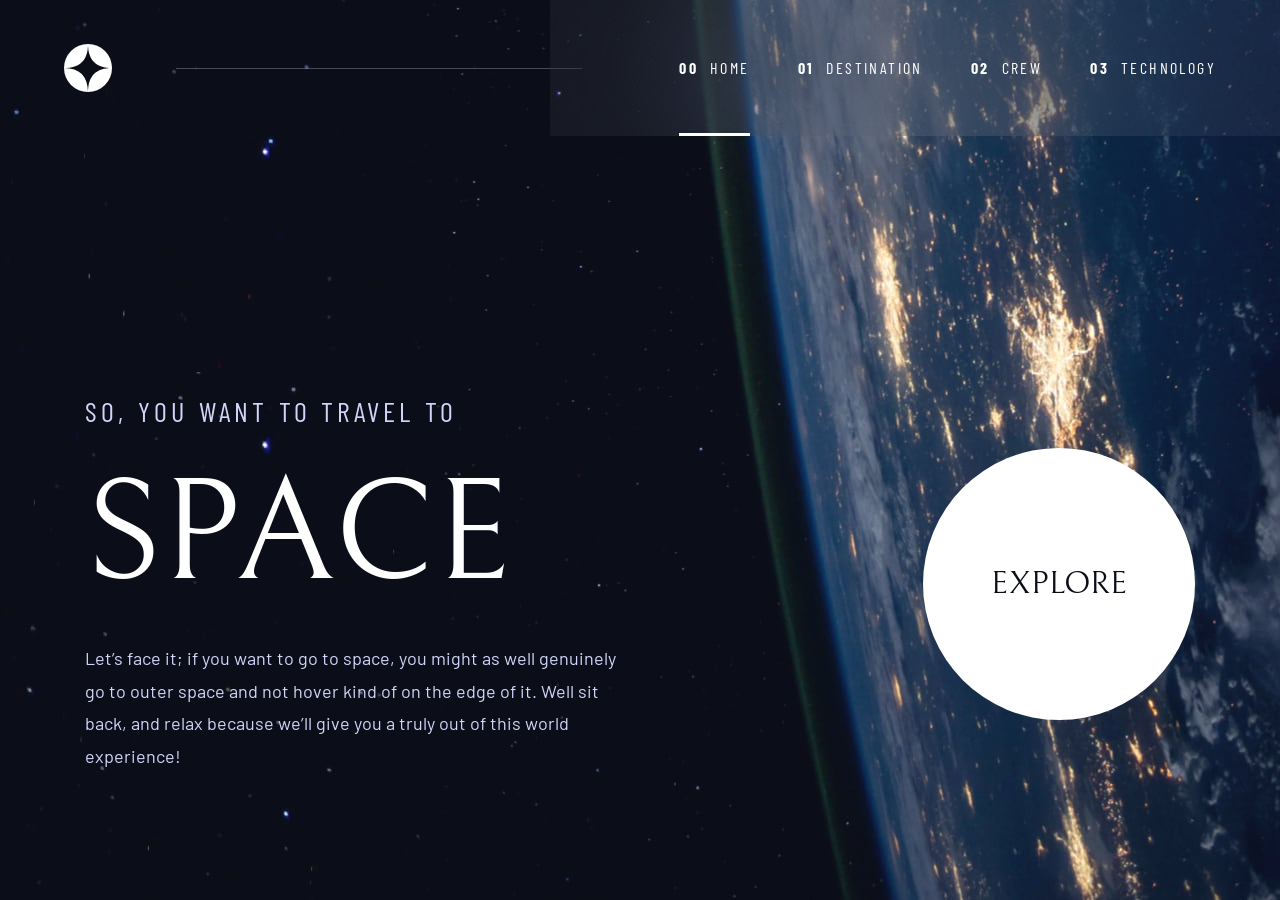
<file: index.html>
<!DOCTYPE html>
<html lang="en">
<head>
  <meta charset="UTF-8">
  <meta name="viewport" content="width=device-width, initial-scale=1.0">
  <meta name="description" content="Space tourism: travel to the Moon, Mars, Europa and Titan, meet the crew and explore the technology that makes it possible.">

  <link rel="icon" type="image/png" sizes="32x32" href="./assets/favicon-32x32.png">

  <link rel="preconnect" href="https://fonts.googleapis.com">
  <link rel="preconnect" href="https://fonts.gstatic.com" crossorigin>
  <link rel="stylesheet" href="https://fonts.googleapis.com/css2?family=Barlow+Condensed:wght@400;700&family=Barlow:wght@400&family=Bellefair&display=swap">
  <link rel="stylesheet" href="./style.css">
  
  <title>Space Tourism | Home</title>
</head>
<body class="home">

  <a class="skip-link" href="#main">Skip to main content</a>

  <header class="header">
    <a class="header__logo" href="./index.html">
      <img src="./assets/logo.svg" alt="Space tourism home" width="48" height="48">
    </a>

    <span class="header__divider" aria-hidden="true"></span>

    <button class="header__toggle" type="button" aria-expanded="false" aria-controls="primary-navigation">
      <span class="sr-only">Menu</span>
    </button>

    <nav class="header__nav" id="primary-navigation" aria-label="Primary">
      <ul class="header__list">
        <li><a class="header__link" href="./index.html" aria-current="page"><span class="header__number">00</span>Home</a></li>
        <li><a class="header__link" href="./destination-moon.html"><span class="header__number">01</span>Destination</a></li>
        <li><a class="header__link" href="./crew-commander.html"><span class="header__number">02</span>Crew</a></li>
        <li><a class="header__link" href="./technology-vehicle.html"><span class="header__number">03</span>Technology</a></li>
      </ul>
    </nav>
  </header>

  <main class="home__main" id="main" tabindex="-1">
    <div class="home__hero">
      <div class="home__texts">
        <p class="home__tagline">So, you want to travel to</p>
        <h1 class="home__title">Space</h1>
        <p class="home__body">Let’s face it; if you want to go to space, you might as well
          genuinely go to outer space and not hover kind of on the edge of it. Well sit
          back, and relax because we’ll give you a truly out of this world experience!</p>
      </div>

      <div class="home__cta">
        <a class="button" href="./destination-moon.html#main">Explore</a>
      </div>
    </div>
  </main>

  <script src="./js/nav.js" defer></script>
</body>
</html>
</file>
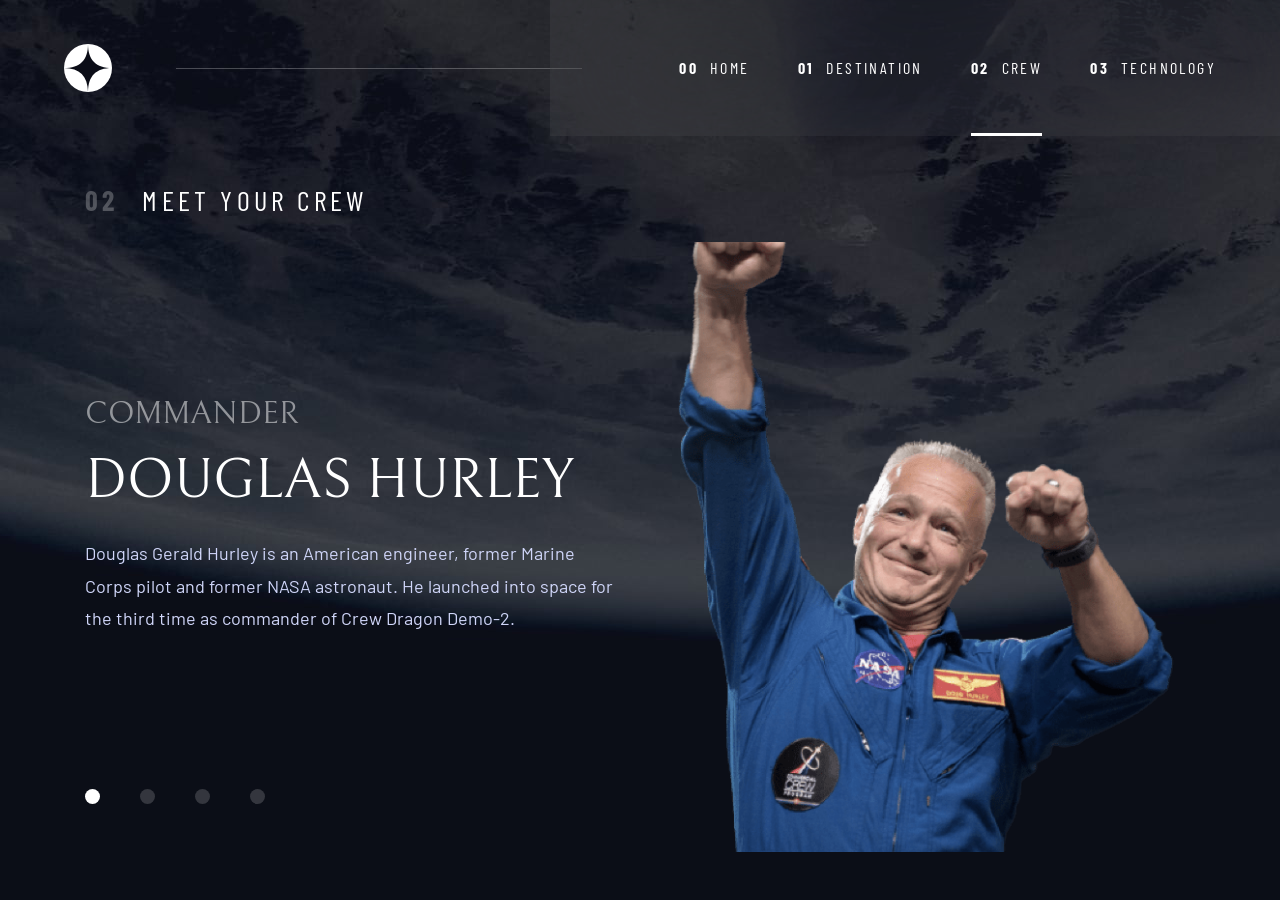
<file: crew-commander.html>
<!DOCTYPE html>
<html lang="en">
<head>
  <meta charset="UTF-8">
  <meta name="viewport" content="width=device-width, initial-scale=1.0">
  <meta name="description" content="Meet Douglas Hurley, commander of Crew Dragon Demo-2 — an American engineer, former Marine Corps pilot and NASA astronaut — on the Space Tourism crew.">

  <link rel="icon" type="image/png" sizes="32x32" href="./assets/favicon-32x32.png">

  <link rel="preconnect" href="https://fonts.googleapis.com">
  <link rel="preconnect" href="https://fonts.gstatic.com" crossorigin>
  <link rel="stylesheet" href="https://fonts.googleapis.com/css2?family=Barlow+Condensed:wght@400;700&family=Barlow:wght@400&family=Bellefair&display=swap">
  <link rel="stylesheet" href="./style.css">

  <title>Space Tourism | Crew: Commander</title>
</head>
<body class="crew">

  <a class="skip-link" href="#main">Skip to main content</a>

  <header class="header">
    <a class="header__logo" href="./index.html">
      <img src="./assets/logo.svg" alt="Space tourism home" width="48" height="48">
    </a>

    <span class="header__divider" aria-hidden="true"></span>

    <button class="header__toggle" type="button" aria-expanded="false" aria-controls="primary-navigation">
      <span class="sr-only">Menu</span>
    </button>

    <nav class="header__nav" id="primary-navigation" aria-label="Primary">
      <ul class="header__list">
        <li><a class="header__link" href="./index.html"><span class="header__number">00</span>Home</a></li>
        <li><a class="header__link" href="./destination-moon.html"><span class="header__number">01</span>Destination</a></li>
        <li><a class="header__link" href="./crew-commander.html" aria-current="page"><span class="header__number">02</span>Crew</a></li>
        <li><a class="header__link" href="./technology-vehicle.html"><span class="header__number">03</span>Technology</a></li>
      </ul>
    </nav>
  </header>

  <main class="crew__main" id="main" tabindex="-1">
    <div class="crew__inner">
      <h1 class="crew__title heading-5">
        <span class="heading-5__number" aria-hidden="true">02</span>Meet your crew
      </h1>

      <div class="crew__content">
        <div class="crew__info">
          <div class="crew__text">
            <p class="crew__role">Commander</p>
            <h2 class="crew__name">Douglas Hurley</h2>
            <p class="crew__bio">Douglas Gerald Hurley is an American engineer, former Marine
              Corps pilot and former NASA astronaut. He launched into space for the third time
              as commander of Crew Dragon Demo-2.</p>
          </div>

          <nav class="crew__dots" aria-label="Choose a crew member">
            <ul class="crew__dot-list">
              <li><a class="crew__dot" href="./crew-commander.html#main" aria-current="page"><span class="sr-only">Douglas Hurley, Commander</span></a></li>
              <li><a class="crew__dot" href="./crew-mission-specialist.html#main"><span class="sr-only">Mark Shuttleworth, Mission Specialist</span></a></li>
              <li><a class="crew__dot" href="./crew-pilot.html#main"><span class="sr-only">Victor Glover, Pilot</span></a></li>
              <li><a class="crew__dot" href="./crew-flight-engineer.html#main"><span class="sr-only">Anousheh Ansari, Flight Engineer</span></a></li>
            </ul>
          </nav>
        </div>

        <div class="crew__image">
          <img src="./assets/image-douglas-hurley.png" alt="" width="514" height="700">
        </div>
      </div>
    </div>
  </main>

  <script src="./js/nav.js" defer></script>
</body>
</html>
</file>
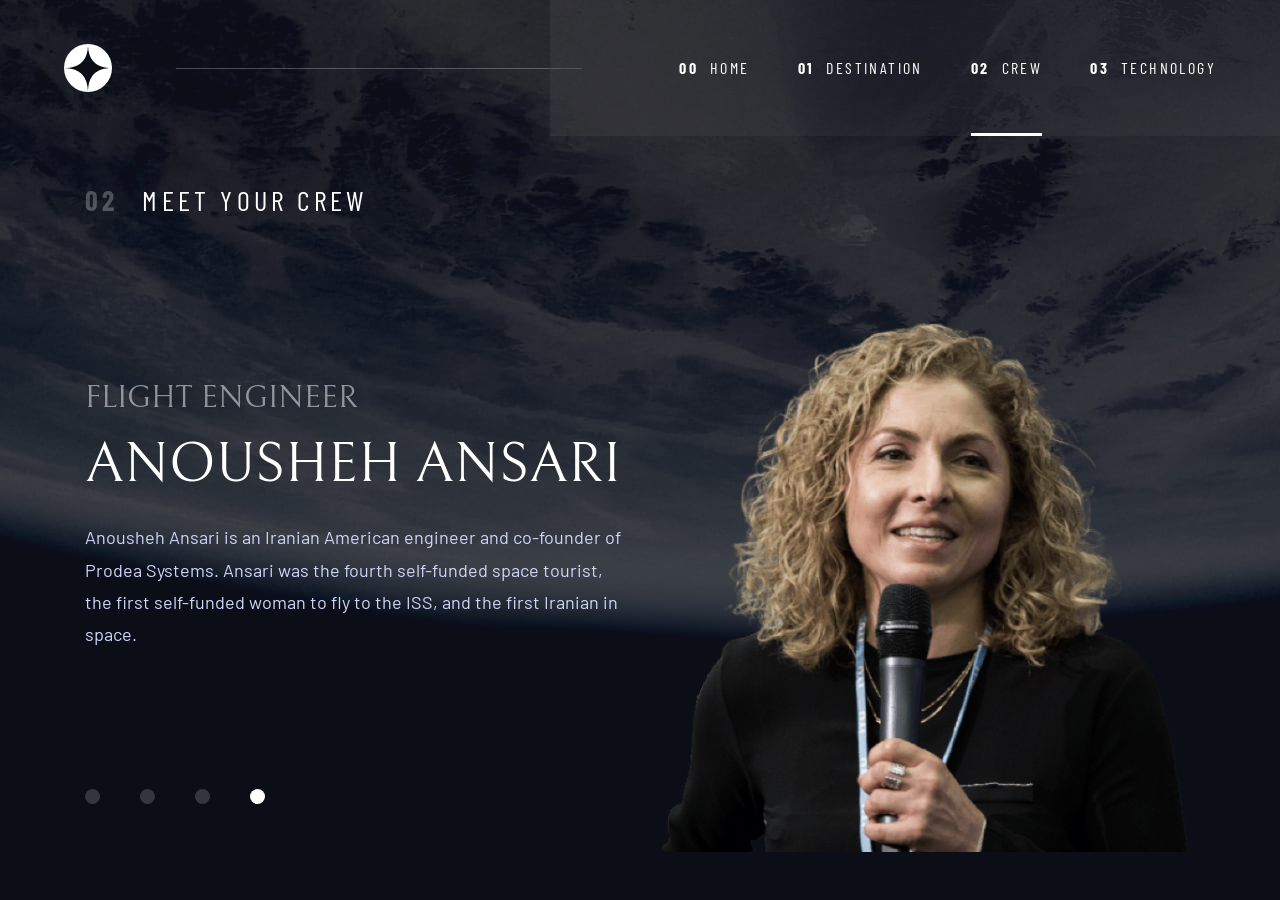
<file: crew-flight-engineer.html>
<!DOCTYPE html>
<html lang="en">
<head>
  <meta charset="UTF-8">
  <meta name="viewport" content="width=device-width, initial-scale=1.0">
  <meta name="description" content="Meet Anousheh Ansari, flight engineer — engineer, co-founder of Prodea Systems and the first Iranian in space — on the Space Tourism crew.">

  <link rel="icon" type="image/png" sizes="32x32" href="./assets/favicon-32x32.png">

  <link rel="preconnect" href="https://fonts.googleapis.com">
  <link rel="preconnect" href="https://fonts.gstatic.com" crossorigin>
  <link rel="stylesheet" href="https://fonts.googleapis.com/css2?family=Barlow+Condensed:wght@400;700&family=Barlow:wght@400&family=Bellefair&display=swap">
  <link rel="stylesheet" href="./style.css">

  <title>Space Tourism | Crew: Flight Engineer</title>
</head>
<body class="crew">

  <a class="skip-link" href="#main">Skip to main content</a>

  <header class="header">
    <a class="header__logo" href="./index.html">
      <img src="./assets/logo.svg" alt="Space tourism home" width="48" height="48">
    </a>

    <span class="header__divider" aria-hidden="true"></span>

    <button class="header__toggle" type="button" aria-expanded="false" aria-controls="primary-navigation">
      <span class="sr-only">Menu</span>
    </button>

    <nav class="header__nav" id="primary-navigation" aria-label="Primary">
      <ul class="header__list">
        <li><a class="header__link" href="./index.html"><span class="header__number">00</span>Home</a></li>
        <li><a class="header__link" href="./destination-moon.html"><span class="header__number">01</span>Destination</a></li>
        <li><a class="header__link" href="./crew-commander.html" aria-current="page"><span class="header__number">02</span>Crew</a></li>
        <li><a class="header__link" href="./technology-vehicle.html"><span class="header__number">03</span>Technology</a></li>
      </ul>
    </nav>
  </header>

  <main class="crew__main" id="main" tabindex="-1">
    <div class="crew__inner">
      <h1 class="crew__title heading-5">
        <span class="heading-5__number" aria-hidden="true">02</span>Meet your crew
      </h1>

      <div class="crew__content">
        <div class="crew__info">
          <div class="crew__text">
            <p class="crew__role">Flight Engineer</p>
            <h2 class="crew__name">Anousheh Ansari</h2>
            <p class="crew__bio">Anousheh Ansari is an Iranian American engineer and co-founder
              of Prodea Systems. Ansari was the fourth self-funded space tourist, the first
              self-funded woman to fly to the ISS, and the first Iranian in space.</p>
          </div>

          <nav class="crew__dots" aria-label="Choose a crew member">
            <ul class="crew__dot-list">
              <li><a class="crew__dot" href="./crew-commander.html#main"><span class="sr-only">Douglas Hurley, Commander</span></a></li>
              <li><a class="crew__dot" href="./crew-mission-specialist.html#main"><span class="sr-only">Mark Shuttleworth, Mission Specialist</span></a></li>
              <li><a class="crew__dot" href="./crew-pilot.html#main"><span class="sr-only">Victor Glover, Pilot</span></a></li>
              <li><a class="crew__dot" href="./crew-flight-engineer.html#main" aria-current="page"><span class="sr-only">Anousheh Ansari, Flight Engineer</span></a></li>
            </ul>
          </nav>
        </div>

        <div class="crew__image">
          <img src="./assets/image-anousheh-ansari.png" alt="" width="575" height="602">
        </div>
      </div>
    </div>
  </main>

  <script src="./js/nav.js" defer></script>
</body>
</html>
</file>
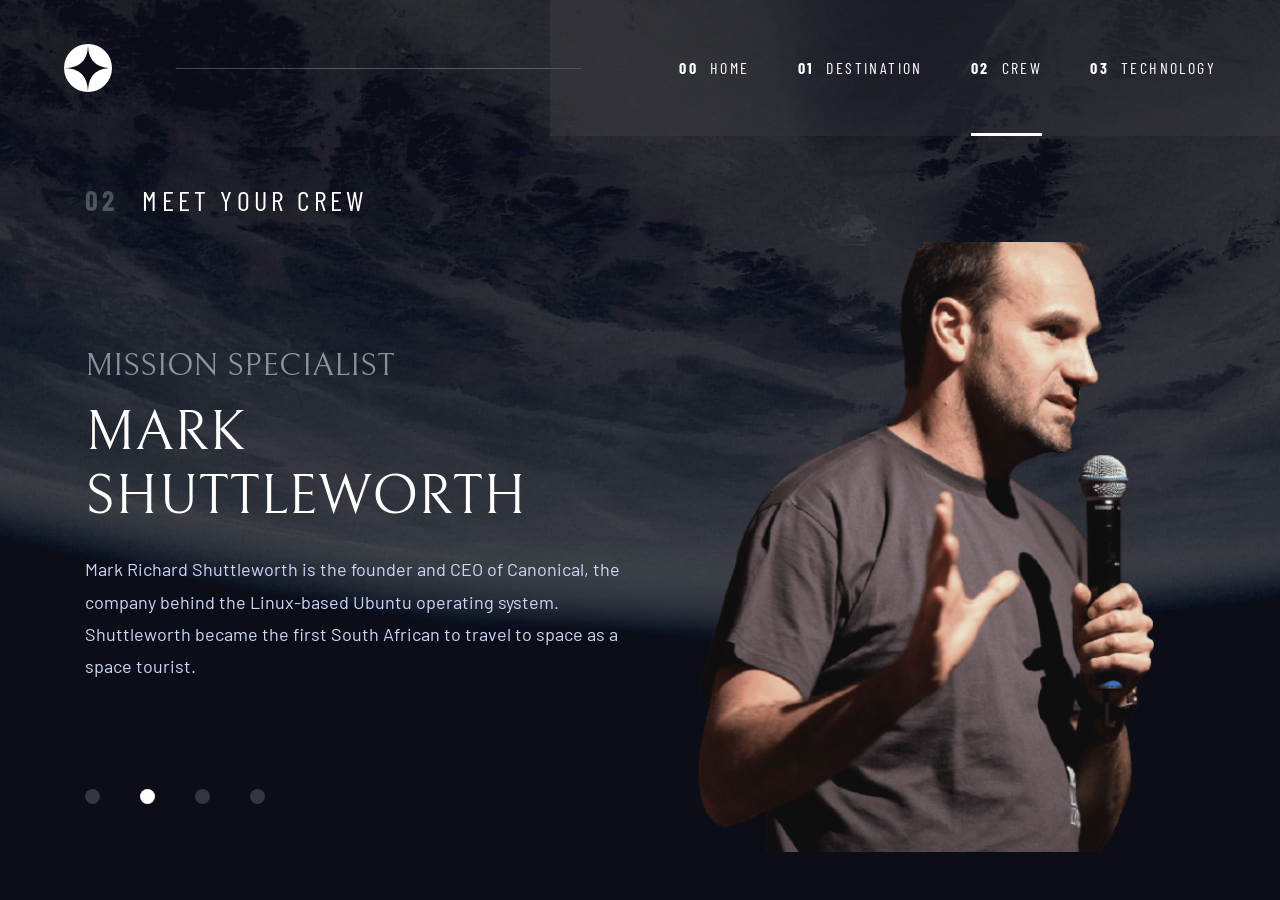
<file: crew-mission-specialist.html>
<!DOCTYPE html>
<html lang="en">
<head>
  <meta charset="UTF-8">
  <meta name="viewport" content="width=device-width, initial-scale=1.0">
  <meta name="description" content="Meet Mark Shuttleworth, mission specialist — founder of Canonical and the first South African to travel to space — on the Space Tourism crew.">

  <link rel="icon" type="image/png" sizes="32x32" href="./assets/favicon-32x32.png">

  <link rel="preconnect" href="https://fonts.googleapis.com">
  <link rel="preconnect" href="https://fonts.gstatic.com" crossorigin>
  <link rel="stylesheet" href="https://fonts.googleapis.com/css2?family=Barlow+Condensed:wght@400;700&family=Barlow:wght@400&family=Bellefair&display=swap">
  <link rel="stylesheet" href="./style.css">

  <title>Space Tourism | Crew: Mission Specialist</title>
</head>
<body class="crew">

  <a class="skip-link" href="#main">Skip to main content</a>

  <header class="header">
    <a class="header__logo" href="./index.html">
      <img src="./assets/logo.svg" alt="Space tourism home" width="48" height="48">
    </a>

    <span class="header__divider" aria-hidden="true"></span>

    <button class="header__toggle" type="button" aria-expanded="false" aria-controls="primary-navigation">
      <span class="sr-only">Menu</span>
    </button>

    <nav class="header__nav" id="primary-navigation" aria-label="Primary">
      <ul class="header__list">
        <li><a class="header__link" href="./index.html"><span class="header__number">00</span>Home</a></li>
        <li><a class="header__link" href="./destination-moon.html"><span class="header__number">01</span>Destination</a></li>
        <li><a class="header__link" href="./crew-commander.html" aria-current="page"><span class="header__number">02</span>Crew</a></li>
        <li><a class="header__link" href="./technology-vehicle.html"><span class="header__number">03</span>Technology</a></li>
      </ul>
    </nav>
  </header>

  <main class="crew__main" id="main" tabindex="-1">
    <div class="crew__inner">
      <h1 class="crew__title heading-5">
        <span class="heading-5__number" aria-hidden="true">02</span>Meet your crew
      </h1>

      <div class="crew__content">
        <div class="crew__info">
          <div class="crew__text">
            <p class="crew__role">Mission Specialist</p>
            <h2 class="crew__name">Mark Shuttleworth</h2>
            <p class="crew__bio">Mark Richard Shuttleworth is the founder and CEO of Canonical,
              the company behind the Linux-based Ubuntu operating system. Shuttleworth became
              the first South African to travel to space as a space tourist.</p>
          </div>

          <nav class="crew__dots" aria-label="Choose a crew member">
            <ul class="crew__dot-list">
              <li><a class="crew__dot" href="./crew-commander.html#main"><span class="sr-only">Douglas Hurley, Commander</span></a></li>
              <li><a class="crew__dot" href="./crew-mission-specialist.html#main" aria-current="page"><span class="sr-only">Mark Shuttleworth, Mission Specialist</span></a></li>
              <li><a class="crew__dot" href="./crew-pilot.html#main"><span class="sr-only">Victor Glover, Pilot</span></a></li>
              <li><a class="crew__dot" href="./crew-flight-engineer.html#main"><span class="sr-only">Anousheh Ansari, Flight Engineer</span></a></li>
            </ul>
          </nav>
        </div>

        <div class="crew__image">
          <img src="./assets/image-mark-shuttleworth.png" alt="" width="433" height="640">
        </div>
      </div>
    </div>
  </main>

  <script src="./js/nav.js" defer></script>
</body>
</html>
</file>
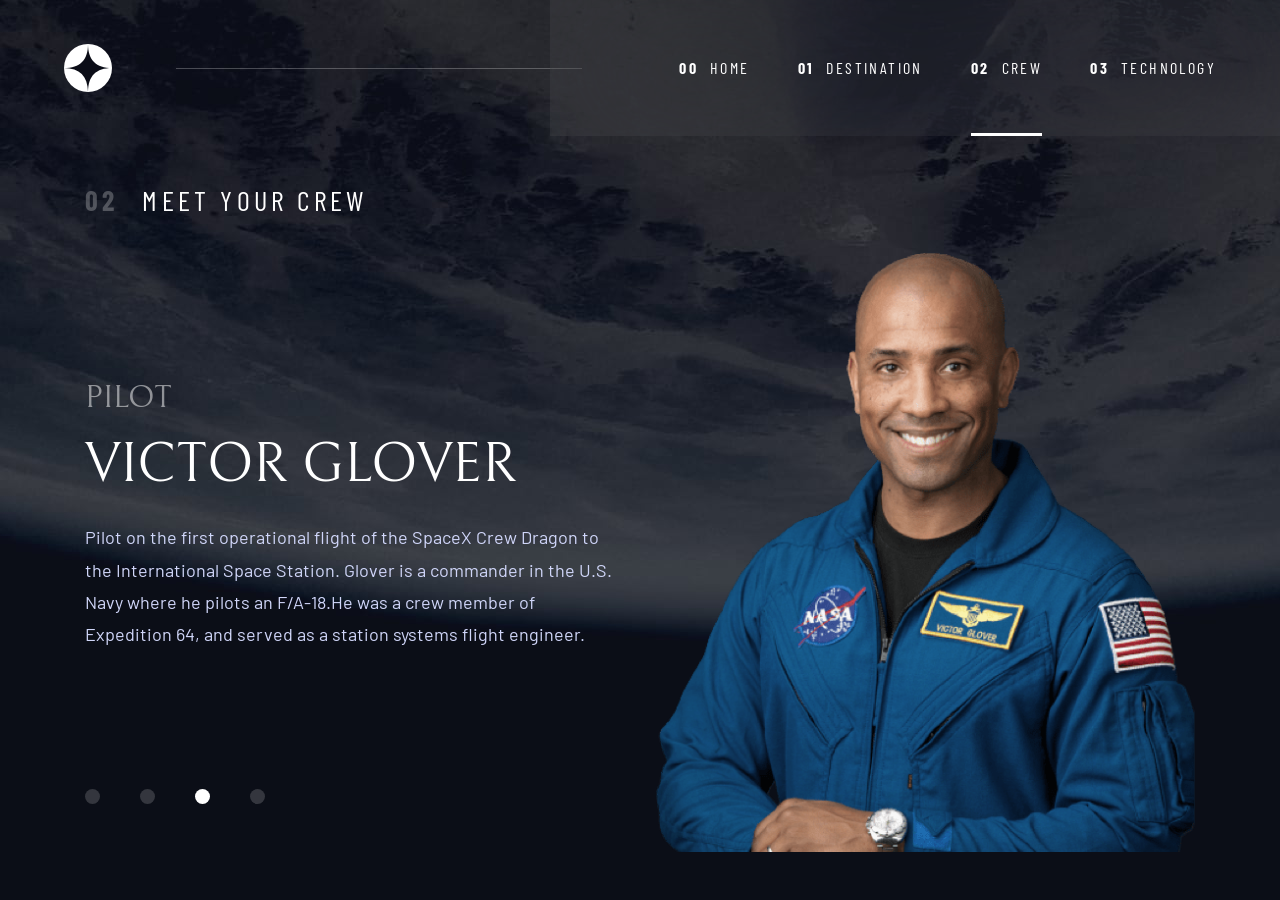
<file: crew-pilot.html>
<!DOCTYPE html>
<html lang="en">
<head>
  <meta charset="UTF-8">
  <meta name="viewport" content="width=device-width, initial-scale=1.0">
  <meta name="description" content="Meet Victor Glover, pilot — U.S. Navy commander and pilot of the first operational SpaceX Crew Dragon flight — on the Space Tourism crew.">

  <link rel="icon" type="image/png" sizes="32x32" href="./assets/favicon-32x32.png">

  <link rel="preconnect" href="https://fonts.googleapis.com">
  <link rel="preconnect" href="https://fonts.gstatic.com" crossorigin>
  <link rel="stylesheet" href="https://fonts.googleapis.com/css2?family=Barlow+Condensed:wght@400;700&family=Barlow:wght@400&family=Bellefair&display=swap">
  <link rel="stylesheet" href="./style.css">

  <title>Space Tourism | Crew: Pilot</title>
</head>
<body class="crew">

  <a class="skip-link" href="#main">Skip to main content</a>

  <header class="header">
    <a class="header__logo" href="./index.html">
      <img src="./assets/logo.svg" alt="Space tourism home" width="48" height="48">
    </a>

    <span class="header__divider" aria-hidden="true"></span>

    <button class="header__toggle" type="button" aria-expanded="false" aria-controls="primary-navigation">
      <span class="sr-only">Menu</span>
    </button>

    <nav class="header__nav" id="primary-navigation" aria-label="Primary">
      <ul class="header__list">
        <li><a class="header__link" href="./index.html"><span class="header__number">00</span>Home</a></li>
        <li><a class="header__link" href="./destination-moon.html"><span class="header__number">01</span>Destination</a></li>
        <li><a class="header__link" href="./crew-commander.html" aria-current="page"><span class="header__number">02</span>Crew</a></li>
        <li><a class="header__link" href="./technology-vehicle.html"><span class="header__number">03</span>Technology</a></li>
      </ul>
    </nav>
  </header>

  <main class="crew__main" id="main" tabindex="-1">
    <div class="crew__inner">
      <h1 class="crew__title heading-5">
        <span class="heading-5__number" aria-hidden="true">02</span>Meet your crew
      </h1>

      <div class="crew__content">
        <div class="crew__info">
          <div class="crew__text">
            <p class="crew__role">Pilot</p>
            <h2 class="crew__name">Victor Glover</h2>
            <p class="crew__bio">Pilot on the first operational flight of the SpaceX Crew
              Dragon to the International Space Station. Glover is a commander in the U.S.
              Navy where he pilots an F/A-18.He was a crew member of Expedition 64, and served
              as a station systems flight engineer.</p>
          </div>

          <nav class="crew__dots" aria-label="Choose a crew member">
            <ul class="crew__dot-list">
              <li><a class="crew__dot" href="./crew-commander.html#main"><span class="sr-only">Douglas Hurley, Commander</span></a></li>
              <li><a class="crew__dot" href="./crew-mission-specialist.html#main"><span class="sr-only">Mark Shuttleworth, Mission Specialist</span></a></li>
              <li><a class="crew__dot" href="./crew-pilot.html#main" aria-current="page"><span class="sr-only">Victor Glover, Pilot</span></a></li>
              <li><a class="crew__dot" href="./crew-flight-engineer.html#main"><span class="sr-only">Anousheh Ansari, Flight Engineer</span></a></li>
            </ul>
          </nav>
        </div>

        <div class="crew__image">
          <img src="./assets/image-victor-glover.png" alt="" width="549" height="645">
        </div>
      </div>
    </div>
  </main>

  <script src="./js/nav.js" defer></script>
</body>
</html>
</file>
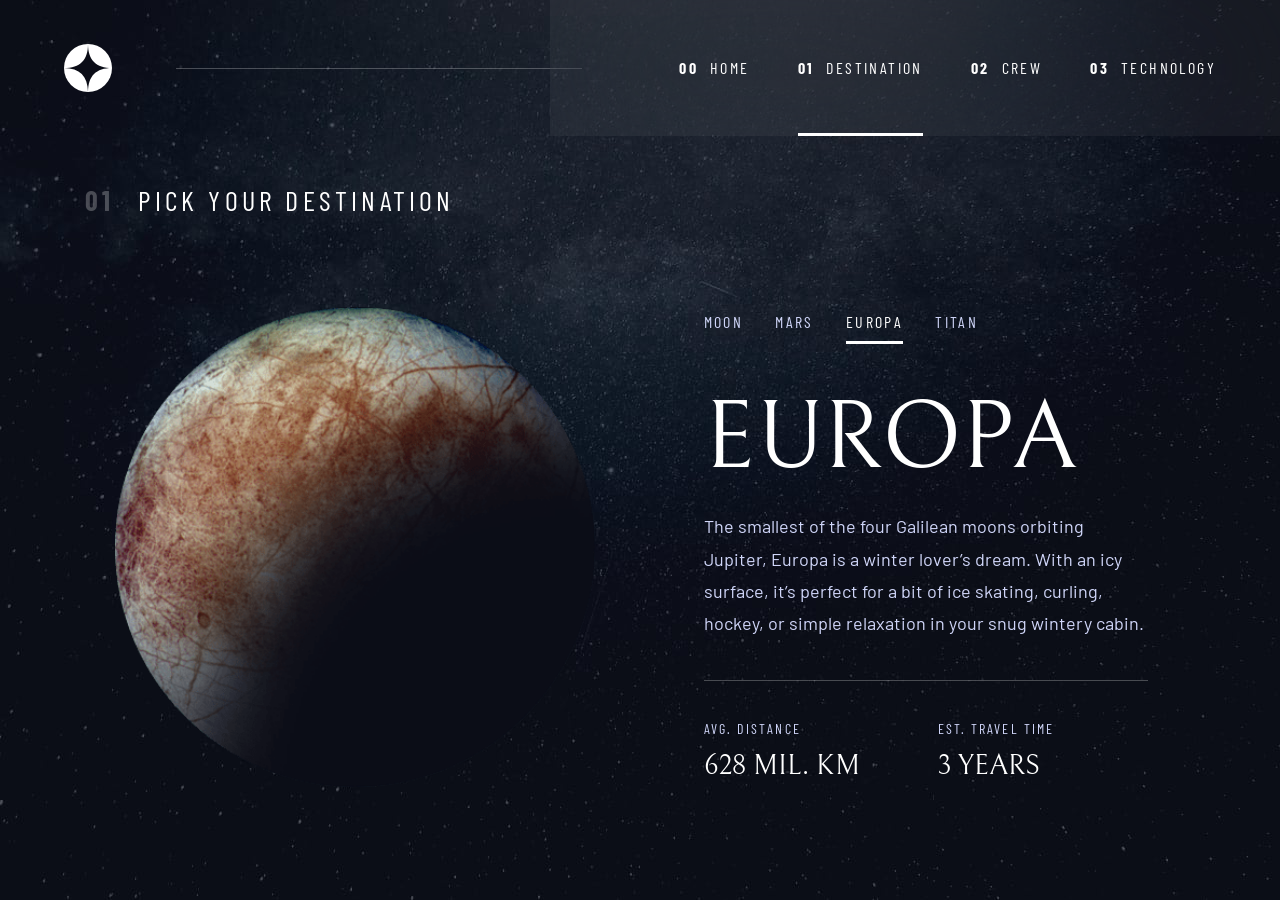
<file: destination-europa.html>
<!DOCTYPE html>
<html lang="en">
<head>
  <meta charset="UTF-8">
  <meta name="viewport" content="width=device-width, initial-scale=1.0">
  <meta name="description" content="Visit Europa with Space Tourism — the smallest Galilean moon, an icy winter lover’s dream 628 million km from Earth.">

  <link rel="icon" type="image/png" sizes="32x32" href="./assets/favicon-32x32.png">

  <link rel="preconnect" href="https://fonts.googleapis.com">
  <link rel="preconnect" href="https://fonts.gstatic.com" crossorigin>
  <link rel="stylesheet" href="https://fonts.googleapis.com/css2?family=Barlow+Condensed:wght@400;700&family=Barlow:wght@400&family=Bellefair&display=swap">
  <link rel="stylesheet" href="./style.css">

  <title>Space Tourism | Destination: Europa</title>
</head>
<body class="destination">

  <a class="skip-link" href="#main">Skip to main content</a>

  <header class="header">
    <a class="header__logo" href="./index.html">
      <img src="./assets/logo.svg" alt="Space tourism home" width="48" height="48">
    </a>

    <span class="header__divider" aria-hidden="true"></span>

    <button class="header__toggle" type="button" aria-expanded="false" aria-controls="primary-navigation">
      <span class="sr-only">Menu</span>
    </button>

    <nav class="header__nav" id="primary-navigation" aria-label="Primary">
      <ul class="header__list">
        <li><a class="header__link" href="./index.html"><span class="header__number">00</span>Home</a></li>
        <li><a class="header__link" href="./destination-moon.html" aria-current="page"><span class="header__number">01</span>Destination</a></li>
        <li><a class="header__link" href="./crew-commander.html"><span class="header__number">02</span>Crew</a></li>
        <li><a class="header__link" href="./technology-vehicle.html"><span class="header__number">03</span>Technology</a></li>
      </ul>
    </nav>
  </header>

  <main class="destination__main" id="main" tabindex="-1">
    <div class="destination__inner">
      <h1 class="destination__title heading-5">
        <span class="heading-5__number" aria-hidden="true">01</span>Pick your destination
      </h1>

      <div class="destination__content">
        <div class="destination__image">
          <img src="./assets/image-europa.png" alt="Europa" width="445" height="445">
        </div>

        <div class="destination__info">
          <nav class="destination__tabs" aria-label="Choose a destination">
            <ul class="destination__tab-list">
              <li><a class="destination__tab" href="./destination-moon.html#main">Moon</a></li>
              <li><a class="destination__tab" href="./destination-mars.html#main">Mars</a></li>
              <li><a class="destination__tab" href="./destination-europa.html#main" aria-current="page">Europa</a></li>
              <li><a class="destination__tab" href="./destination-titan.html#main">Titan</a></li>
            </ul>
          </nav>

          <h2 class="destination__name">Europa</h2>

          <p class="destination__desc">The smallest of the four Galilean moons orbiting Jupiter,
            Europa is a winter lover’s dream. With an icy surface, it’s perfect for a bit of ice
            skating, curling, hockey, or simple relaxation in your snug wintery cabin.</p>

          <hr class="destination__line">

          <dl class="destination__stats">
            <div class="destination__stat">
              <dt class="subheading-2">Avg. distance</dt>
              <dd class="destination__stat-value subheading-1">628 mil. km</dd>
            </div>
            <div class="destination__stat">
              <dt class="subheading-2">Est. travel time</dt>
              <dd class="destination__stat-value subheading-1">3 years</dd>
            </div>
          </dl>
        </div>
      </div>
    </div>
  </main>

  <script src="./js/nav.js" defer></script>
</body>
</html>
</file>
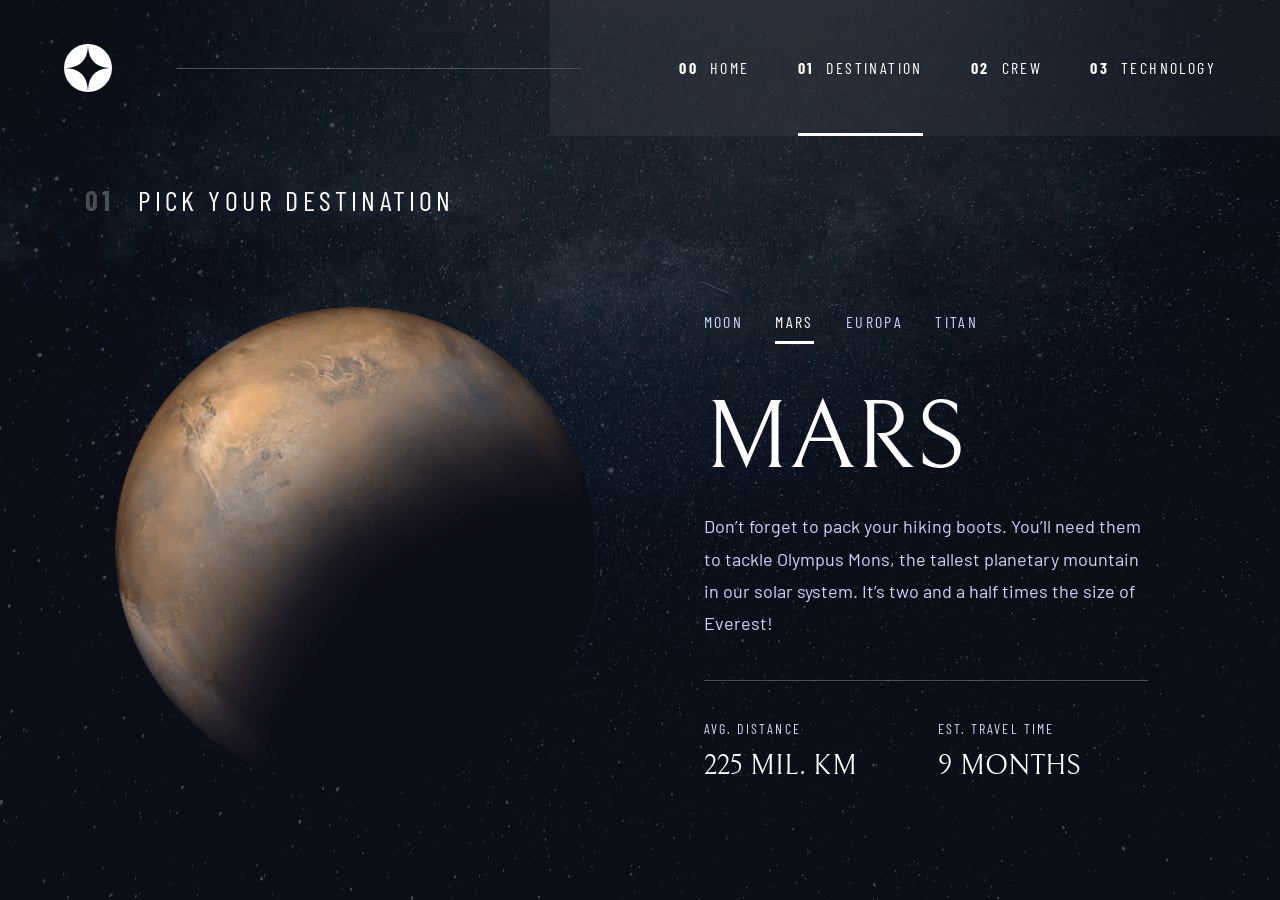
<file: destination-mars.html>
<!DOCTYPE html>
<html lang="en">
<head>
  <meta charset="UTF-8">
  <meta name="viewport" content="width=device-width, initial-scale=1.0">
  <meta name="description" content="Visit Mars with Space Tourism — tackle Olympus Mons, the tallest planetary mountain in the solar system, 225 million km from Earth.">

  <link rel="icon" type="image/png" sizes="32x32" href="./assets/favicon-32x32.png">

  <link rel="preconnect" href="https://fonts.googleapis.com">
  <link rel="preconnect" href="https://fonts.gstatic.com" crossorigin>
  <link rel="stylesheet" href="https://fonts.googleapis.com/css2?family=Barlow+Condensed:wght@400;700&family=Barlow:wght@400&family=Bellefair&display=swap">
  <link rel="stylesheet" href="./style.css">

  <title>Space Tourism | Destination: Mars</title>
</head>
<body class="destination">

  <a class="skip-link" href="#main">Skip to main content</a>

  <header class="header">
    <a class="header__logo" href="./index.html">
      <img src="./assets/logo.svg" alt="Space tourism home" width="48" height="48">
    </a>

    <span class="header__divider" aria-hidden="true"></span>

    <button class="header__toggle" type="button" aria-expanded="false" aria-controls="primary-navigation">
      <span class="sr-only">Menu</span>
    </button>

    <nav class="header__nav" id="primary-navigation" aria-label="Primary">
      <ul class="header__list">
        <li><a class="header__link" href="./index.html"><span class="header__number">00</span>Home</a></li>
        <li><a class="header__link" href="./destination-moon.html" aria-current="page"><span class="header__number">01</span>Destination</a></li>
        <li><a class="header__link" href="./crew-commander.html"><span class="header__number">02</span>Crew</a></li>
        <li><a class="header__link" href="./technology-vehicle.html"><span class="header__number">03</span>Technology</a></li>
      </ul>
    </nav>
  </header>

  <main class="destination__main" id="main" tabindex="-1">
    <div class="destination__inner">
      <h1 class="destination__title heading-5">
        <span class="heading-5__number" aria-hidden="true">01</span>Pick your destination
      </h1>

      <div class="destination__content">
        <div class="destination__image">
          <img src="./assets/image-mars.png" alt="Mars" width="445" height="445">
        </div>

        <div class="destination__info">
          <nav class="destination__tabs" aria-label="Choose a destination">
            <ul class="destination__tab-list">
              <li><a class="destination__tab" href="./destination-moon.html#main">Moon</a></li>
              <li><a class="destination__tab" href="./destination-mars.html#main" aria-current="page">Mars</a></li>
              <li><a class="destination__tab" href="./destination-europa.html#main">Europa</a></li>
              <li><a class="destination__tab" href="./destination-titan.html#main">Titan</a></li>
            </ul>
          </nav>

          <h2 class="destination__name">Mars</h2>

          <p class="destination__desc">Don’t forget to pack your hiking boots. You’ll need them to
            tackle Olympus Mons, the tallest planetary mountain in our solar system. It’s two and a
            half times the size of Everest!</p>

          <hr class="destination__line">

          <dl class="destination__stats">
            <div class="destination__stat">
              <dt class="subheading-2">Avg. distance</dt>
              <dd class="destination__stat-value subheading-1">225 mil. km</dd>
            </div>
            <div class="destination__stat">
              <dt class="subheading-2">Est. travel time</dt>
              <dd class="destination__stat-value subheading-1">9 months</dd>
            </div>
          </dl>
        </div>
      </div>
    </div>
  </main>

  <script src="./js/nav.js" defer></script>
</body>
</html>
</file>
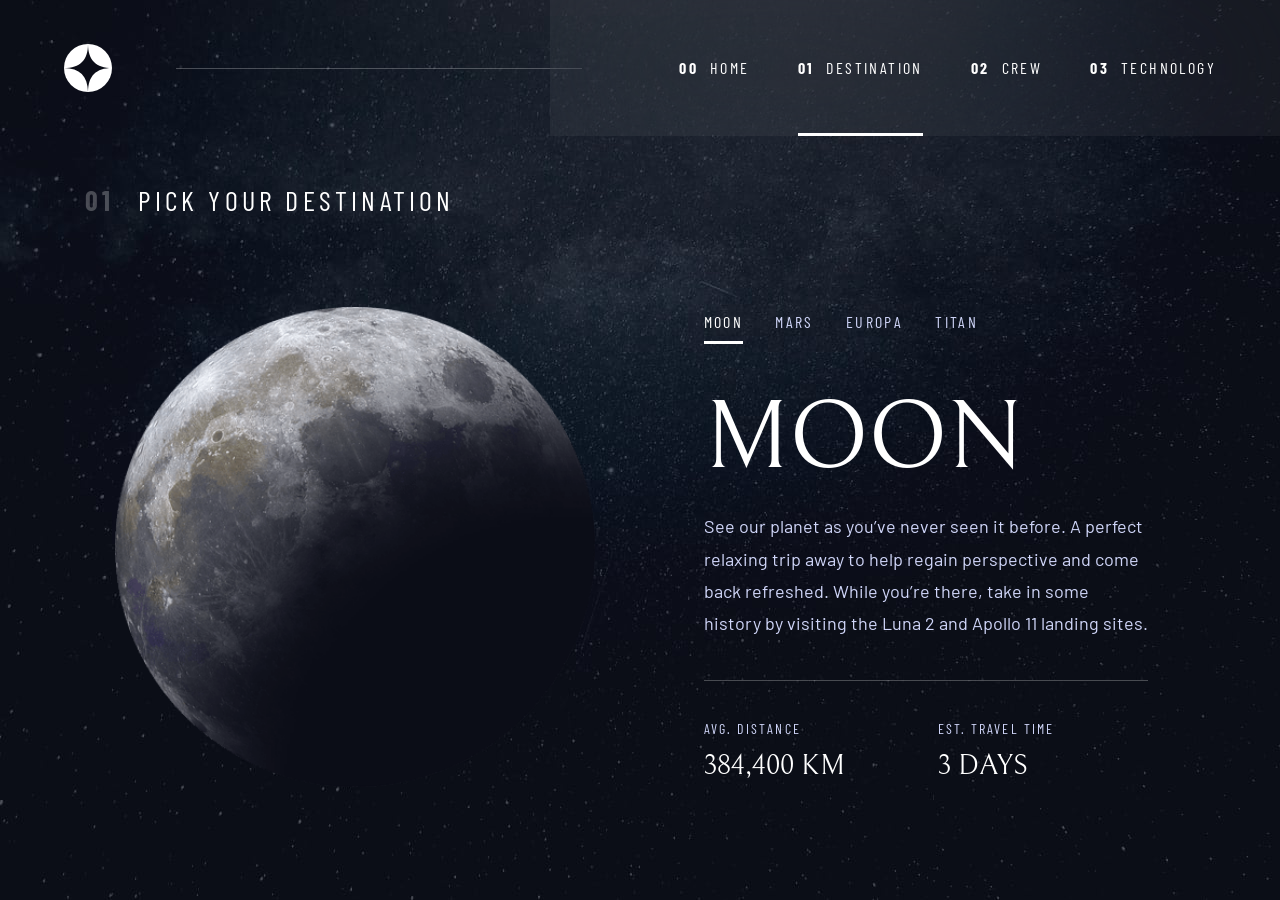
<file: destination-moon.html>
<!DOCTYPE html>
<html lang="en">
<head>
  <meta charset="UTF-8">
  <meta name="viewport" content="width=device-width, initial-scale=1.0">
  <meta name="description" content="Visit the Moon with Space Tourism — see the Luna 2 and Apollo 11 landing sites, 384,400 km from Earth and 3 days of travel.">

  <link rel="icon" type="image/png" sizes="32x32" href="./assets/favicon-32x32.png">

  <link rel="preconnect" href="https://fonts.googleapis.com">
  <link rel="preconnect" href="https://fonts.gstatic.com" crossorigin>
  <link rel="stylesheet" href="https://fonts.googleapis.com/css2?family=Barlow+Condensed:wght@400;700&family=Barlow:wght@400&family=Bellefair&display=swap">
  <link rel="stylesheet" href="./style.css">

  <title>Space Tourism | Destination: Moon</title>
</head>
<body class="destination">

  <a class="skip-link" href="#main">Skip to main content</a>

  <header class="header">
    <a class="header__logo" href="./index.html">
      <img src="./assets/logo.svg" alt="Space tourism home" width="48" height="48">
    </a>

    <span class="header__divider" aria-hidden="true"></span>

    <button class="header__toggle" type="button" aria-expanded="false" aria-controls="primary-navigation">
      <span class="sr-only">Menu</span>
    </button>

    <nav class="header__nav" id="primary-navigation" aria-label="Primary">
      <ul class="header__list">
        <li><a class="header__link" href="./index.html"><span class="header__number">00</span>Home</a></li>
        <li><a class="header__link" href="./destination-moon.html" aria-current="page"><span class="header__number">01</span>Destination</a></li>
        <li><a class="header__link" href="./crew-commander.html"><span class="header__number">02</span>Crew</a></li>
        <li><a class="header__link" href="./technology-vehicle.html"><span class="header__number">03</span>Technology</a></li>
      </ul>
    </nav>
  </header>

  <main class="destination__main" id="main" tabindex="-1">
    <div class="destination__inner">
      <h1 class="destination__title heading-5">
        <span class="heading-5__number" aria-hidden="true">01</span>Pick your destination
      </h1>

      <div class="destination__content">
        <div class="destination__image">
          <img src="./assets/image-moon.png" alt="The Moon" width="445" height="445">
        </div>

        <div class="destination__info">
          <nav class="destination__tabs" aria-label="Choose a destination">
            <ul class="destination__tab-list">
              <li><a class="destination__tab" href="./destination-moon.html#main" aria-current="page">Moon</a></li>
              <li><a class="destination__tab" href="./destination-mars.html#main">Mars</a></li>
              <li><a class="destination__tab" href="./destination-europa.html#main">Europa</a></li>
              <li><a class="destination__tab" href="./destination-titan.html#main">Titan</a></li>
            </ul>
          </nav>

          <h2 class="destination__name">Moon</h2>

          <p class="destination__desc">See our planet as you’ve never seen it before. A perfect
            relaxing trip away to help regain perspective and come back refreshed. While you’re
            there, take in some history by visiting the Luna 2 and Apollo 11 landing sites.</p>

          <hr class="destination__line">

          <dl class="destination__stats">
            <div class="destination__stat">
              <dt class="subheading-2">Avg. distance</dt>
              <dd class="destination__stat-value subheading-1">384,400 km</dd>
            </div>
            <div class="destination__stat">
              <dt class="subheading-2">Est. travel time</dt>
              <dd class="destination__stat-value subheading-1">3 days</dd>
            </div>
          </dl>
        </div>
      </div>
    </div>
  </main>

  <script src="./js/nav.js" defer></script>
</body>
</html>
</file>
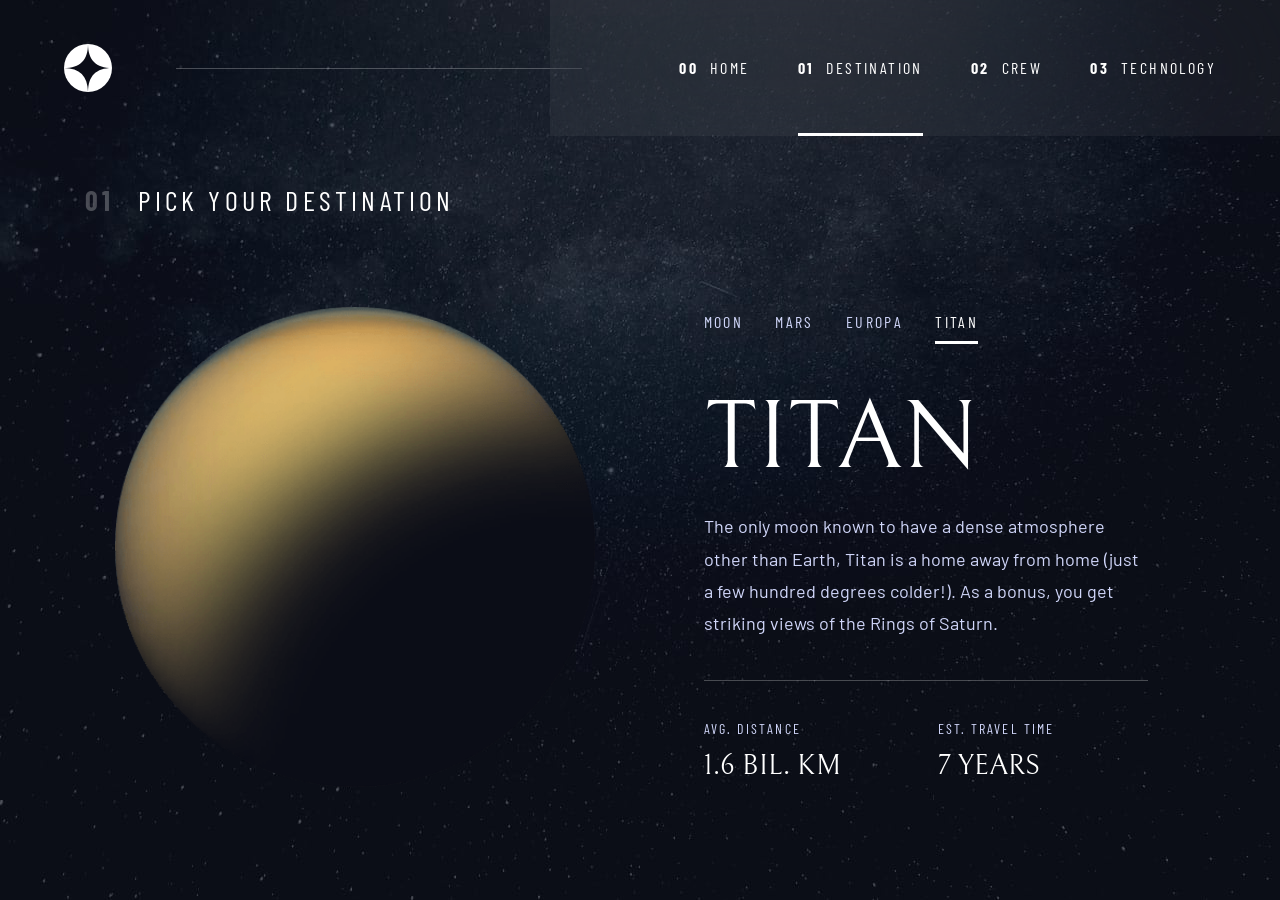
<file: destination-titan.html>
<!DOCTYPE html>
<html lang="en">
<head>
  <meta charset="UTF-8">
  <meta name="viewport" content="width=device-width, initial-scale=1.0">
  <meta name="description" content="Visit Titan with Space Tourism — the only moon with a dense atmosphere, 1.6 billion km from Earth and 7 years of travel.">

  <link rel="icon" type="image/png" sizes="32x32" href="./assets/favicon-32x32.png">

  <link rel="preconnect" href="https://fonts.googleapis.com">
  <link rel="preconnect" href="https://fonts.gstatic.com" crossorigin>
  <link rel="stylesheet" href="https://fonts.googleapis.com/css2?family=Barlow+Condensed:wght@400;700&family=Barlow:wght@400&family=Bellefair&display=swap">
  <link rel="stylesheet" href="./style.css">

  <title>Space Tourism | Destination: Titan</title>
</head>
<body class="destination">

  <a class="skip-link" href="#main">Skip to main content</a>

  <header class="header">
    <a class="header__logo" href="./index.html">
      <img src="./assets/logo.svg" alt="Space tourism home" width="48" height="48">
    </a>

    <span class="header__divider" aria-hidden="true"></span>

    <button class="header__toggle" type="button" aria-expanded="false" aria-controls="primary-navigation">
      <span class="sr-only">Menu</span>
    </button>

    <nav class="header__nav" id="primary-navigation" aria-label="Primary">
      <ul class="header__list">
        <li><a class="header__link" href="./index.html"><span class="header__number">00</span>Home</a></li>
        <li><a class="header__link" href="./destination-moon.html" aria-current="page"><span class="header__number">01</span>Destination</a></li>
        <li><a class="header__link" href="./crew-commander.html"><span class="header__number">02</span>Crew</a></li>
        <li><a class="header__link" href="./technology-vehicle.html"><span class="header__number">03</span>Technology</a></li>
      </ul>
    </nav>
  </header>

  <main class="destination__main" id="main" tabindex="-1">
    <div class="destination__inner">
      <h1 class="destination__title heading-5">
        <span class="heading-5__number" aria-hidden="true">01</span>Pick your destination
      </h1>

      <div class="destination__content">
        <div class="destination__image">
          <img src="./assets/image-titan.png" alt="Titan" width="445" height="445">
        </div>

        <div class="destination__info">
          <nav class="destination__tabs" aria-label="Choose a destination">
            <ul class="destination__tab-list">
              <li><a class="destination__tab" href="./destination-moon.html#main">Moon</a></li>
              <li><a class="destination__tab" href="./destination-mars.html#main">Mars</a></li>
              <li><a class="destination__tab" href="./destination-europa.html#main">Europa</a></li>
              <li><a class="destination__tab" href="./destination-titan.html#main" aria-current="page">Titan</a></li>
            </ul>
          </nav>

          <h2 class="destination__name">Titan</h2>

          <p class="destination__desc">The only moon known to have a dense atmosphere other than
            Earth, Titan is a home away from home (just a few hundred degrees colder!). As a bonus,
            you get striking views of the Rings of Saturn.</p>

          <hr class="destination__line">

          <dl class="destination__stats">
            <div class="destination__stat">
              <dt class="subheading-2">Avg. distance</dt>
              <dd class="destination__stat-value subheading-1">1.6 bil. km</dd>
            </div>
            <div class="destination__stat">
              <dt class="subheading-2">Est. travel time</dt>
              <dd class="destination__stat-value subheading-1">7 years</dd>
            </div>
          </dl>
        </div>
      </div>
    </div>
  </main>

  <script src="./js/nav.js" defer></script>
</body>
</html>
</file>
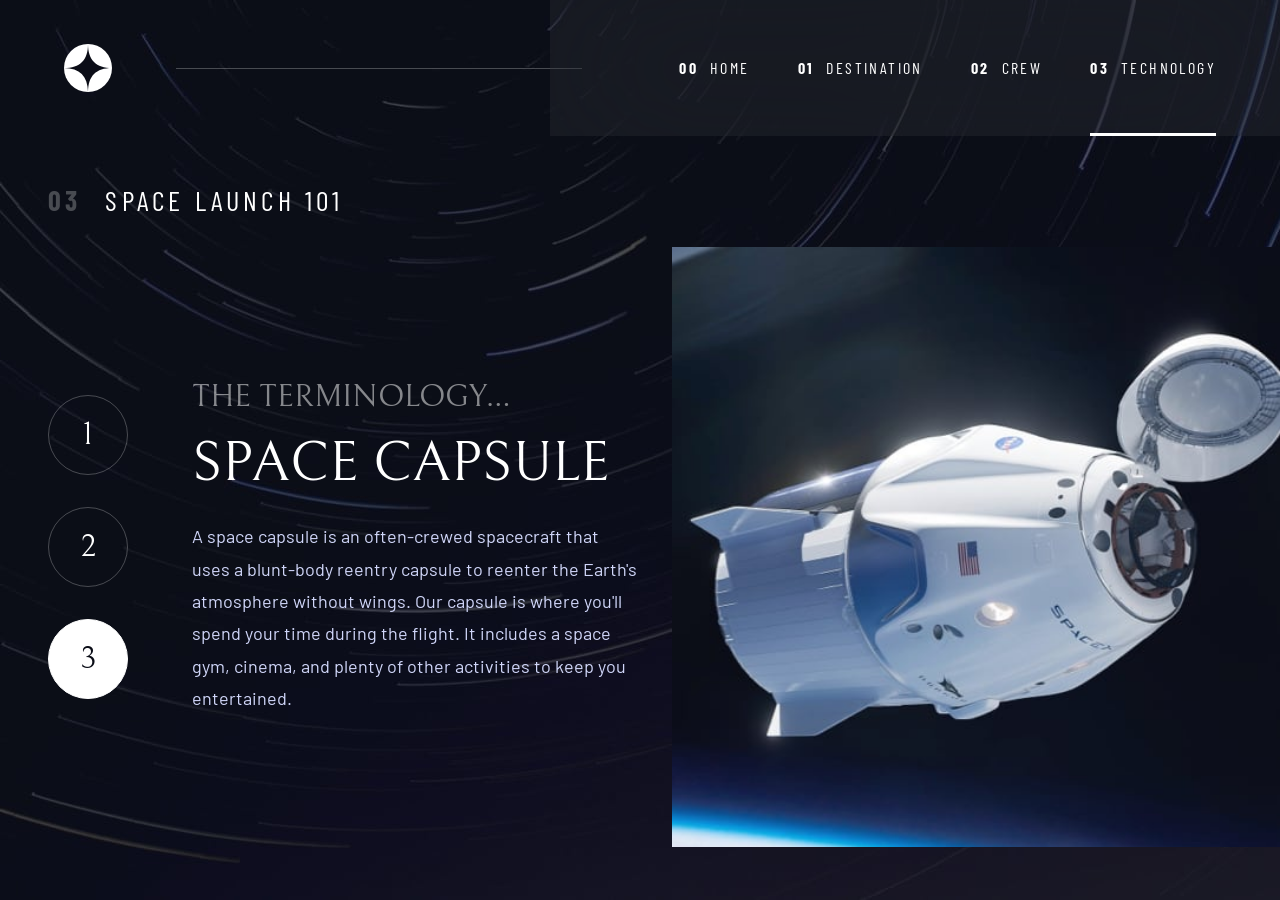
<file: technology-capsule.html>
<!DOCTYPE html>
<html lang="en">
<head>
  <meta charset="UTF-8">
  <meta name="viewport" content="width=device-width, initial-scale=1.0">
  <meta name="description" content="Explore the space capsule — the crewed, blunt-body craft used to reenter Earth's atmosphere — on the Space Tourism technology page.">

  <link rel="icon" type="image/png" sizes="32x32" href="./assets/favicon-32x32.png">

  <link rel="preconnect" href="https://fonts.googleapis.com">
  <link rel="preconnect" href="https://fonts.gstatic.com" crossorigin>
  <link rel="stylesheet" href="https://fonts.googleapis.com/css2?family=Barlow+Condensed:wght@400;700&family=Barlow:wght@400&family=Bellefair&display=swap">
  <link rel="stylesheet" href="./style.css">

  <title>Space Tourism | Technology: Space Capsule</title>
</head>
<body class="technology">

  <a class="skip-link" href="#main">Skip to main content</a>

  <header class="header">
    <a class="header__logo" href="./index.html">
      <img src="./assets/logo.svg" alt="Space tourism home" width="48" height="48">
    </a>

    <span class="header__divider" aria-hidden="true"></span>

    <button class="header__toggle" type="button" aria-expanded="false" aria-controls="primary-navigation">
      <span class="sr-only">Menu</span>
    </button>

    <nav class="header__nav" id="primary-navigation" aria-label="Primary">
      <ul class="header__list">
        <li><a class="header__link" href="./index.html"><span class="header__number">00</span>Home</a></li>
        <li><a class="header__link" href="./destination-moon.html"><span class="header__number">01</span>Destination</a></li>
        <li><a class="header__link" href="./crew-commander.html"><span class="header__number">02</span>Crew</a></li>
        <li><a class="header__link" href="./technology-vehicle.html" aria-current="page"><span class="header__number">03</span>Technology</a></li>
      </ul>
    </nav>
  </header>

  <main class="technology__main" id="main" tabindex="-1">
    <div class="technology__inner">
      <h1 class="technology__title heading-5">
        <span class="heading-5__number" aria-hidden="true">03</span>Space launch 101
      </h1>

      <div class="technology__image">
        <picture>
          <source media="(min-width: 75em)" srcset="./assets/image-space-capsule-portrait.jpg">
          <img src="./assets/image-space-capsule-landscape.jpg" alt="" width="768" height="310">
        </picture>
      </div>

      <div class="technology__info">
        <nav class="technology__pagination" aria-label="Choose a technology">
          <ol class="technology__number-list">
            <li><a class="technology__number" href="./technology-vehicle.html#main"><span aria-hidden="true">1</span><span class="sr-only">Launch vehicle</span></a></li>
            <li><a class="technology__number" href="./technology-spaceport.html#main"><span aria-hidden="true">2</span><span class="sr-only">Spaceport</span></a></li>
            <li><a class="technology__number" href="./technology-capsule.html#main" aria-current="page"><span aria-hidden="true">3</span><span class="sr-only">Space capsule</span></a></li>
          </ol>
        </nav>

        <div class="technology__explanation">
          <p class="technology__label">The terminology…</p>
          <h2 class="technology__name">Space capsule</h2>
          <p class="technology__desc">A space capsule is an often-crewed spacecraft that uses a
            blunt-body reentry capsule to reenter the Earth's atmosphere without wings. Our
            capsule is where you'll spend your time during the flight. It includes a space gym,
            cinema, and plenty of other activities to keep you entertained.</p>
        </div>
      </div>
    </div>
  </main>

  <script src="./js/nav.js" defer></script>
</body>
</html>
</file>
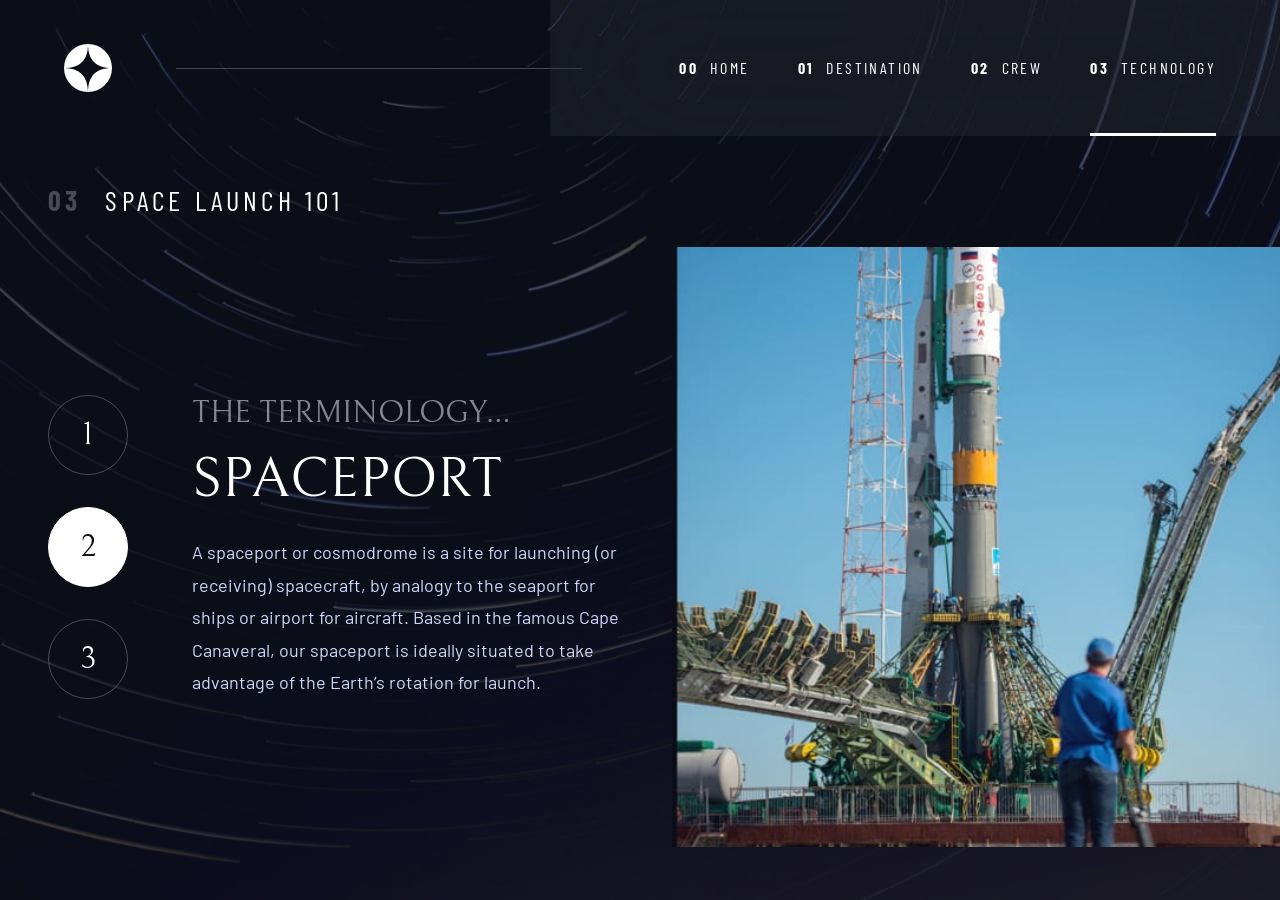
<file: technology-spaceport.html>
<!DOCTYPE html>
<html lang="en">
<head>
  <meta charset="UTF-8">
  <meta name="viewport" content="width=device-width, initial-scale=1.0">
  <meta name="description" content="Learn about the spaceport — the site where spacecraft launch and land, based at Cape Canaveral — on the Space Tourism technology page.">

  <link rel="icon" type="image/png" sizes="32x32" href="./assets/favicon-32x32.png">

  <link rel="preconnect" href="https://fonts.googleapis.com">
  <link rel="preconnect" href="https://fonts.gstatic.com" crossorigin>
  <link rel="stylesheet" href="https://fonts.googleapis.com/css2?family=Barlow+Condensed:wght@400;700&family=Barlow:wght@400&family=Bellefair&display=swap">
  <link rel="stylesheet" href="./style.css">

  <title>Space Tourism | Technology: Spaceport</title>
</head>
<body class="technology">

  <a class="skip-link" href="#main">Skip to main content</a>

  <header class="header">
    <a class="header__logo" href="./index.html">
      <img src="./assets/logo.svg" alt="Space tourism home" width="48" height="48">
    </a>

    <span class="header__divider" aria-hidden="true"></span>

    <button class="header__toggle" type="button" aria-expanded="false" aria-controls="primary-navigation">
      <span class="sr-only">Menu</span>
    </button>

    <nav class="header__nav" id="primary-navigation" aria-label="Primary">
      <ul class="header__list">
        <li><a class="header__link" href="./index.html"><span class="header__number">00</span>Home</a></li>
        <li><a class="header__link" href="./destination-moon.html"><span class="header__number">01</span>Destination</a></li>
        <li><a class="header__link" href="./crew-commander.html"><span class="header__number">02</span>Crew</a></li>
        <li><a class="header__link" href="./technology-vehicle.html" aria-current="page"><span class="header__number">03</span>Technology</a></li>
      </ul>
    </nav>
  </header>

  <main class="technology__main" id="main" tabindex="-1">
    <div class="technology__inner">
      <h1 class="technology__title heading-5">
        <span class="heading-5__number" aria-hidden="true">03</span>Space launch 101
      </h1>

      <div class="technology__image">
        <picture>
          <source media="(min-width: 75em)" srcset="./assets/image-spaceport-portrait.jpg">
          <img src="./assets/image-spaceport-landscape.jpg" alt="" width="768" height="310">
        </picture>
      </div>

      <div class="technology__info">
        <nav class="technology__pagination" aria-label="Choose a technology">
          <ol class="technology__number-list">
            <li><a class="technology__number" href="./technology-vehicle.html#main"><span aria-hidden="true">1</span><span class="sr-only">Launch vehicle</span></a></li>
            <li><a class="technology__number" href="./technology-spaceport.html#main" aria-current="page"><span aria-hidden="true">2</span><span class="sr-only">Spaceport</span></a></li>
            <li><a class="technology__number" href="./technology-capsule.html#main"><span aria-hidden="true">3</span><span class="sr-only">Space capsule</span></a></li>
          </ol>
        </nav>

        <div class="technology__explanation">
          <p class="technology__label">The terminology…</p>
          <h2 class="technology__name">Spaceport</h2>
          <p class="technology__desc">A spaceport or cosmodrome is a site for launching (or
            receiving) spacecraft, by analogy to the seaport for ships or airport for aircraft.
            Based in the famous Cape Canaveral, our spaceport is ideally situated to take
            advantage of the Earth’s rotation for launch.</p>
        </div>
      </div>
    </div>
  </main>

  <script src="./js/nav.js" defer></script>
</body>
</html>
</file>
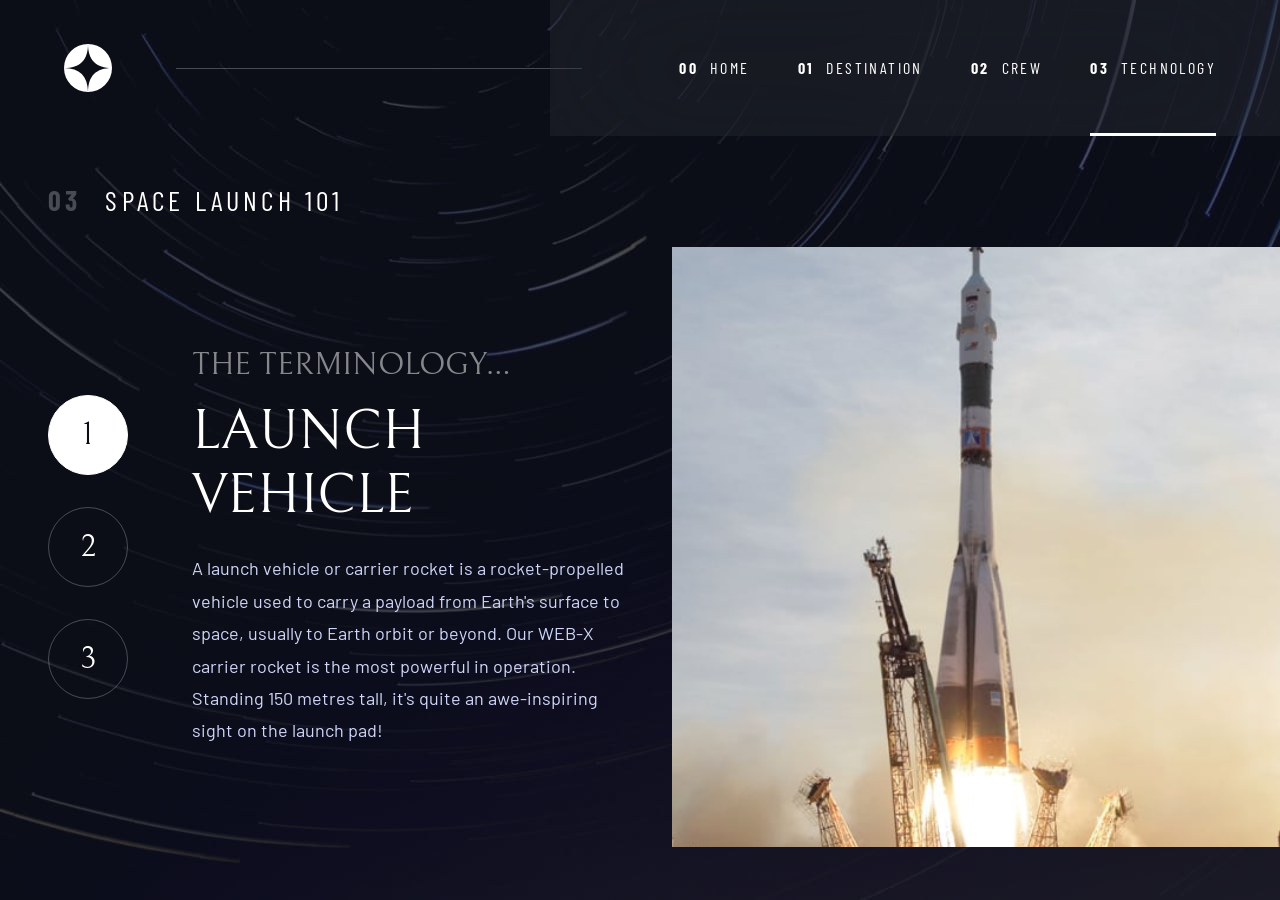
<file: technology-vehicle.html>
<!DOCTYPE html>
<html lang="en">
<head>
  <meta charset="UTF-8">
  <meta name="viewport" content="width=device-width, initial-scale=1.0">
  <meta name="description" content="Discover the launch vehicle — the rocket-propelled craft that carries payloads from Earth's surface to orbit and beyond — on the Space Tourism technology page.">

  <link rel="icon" type="image/png" sizes="32x32" href="./assets/favicon-32x32.png">

  <link rel="preconnect" href="https://fonts.googleapis.com">
  <link rel="preconnect" href="https://fonts.gstatic.com" crossorigin>
  <link rel="stylesheet" href="https://fonts.googleapis.com/css2?family=Barlow+Condensed:wght@400;700&family=Barlow:wght@400&family=Bellefair&display=swap">
  <link rel="stylesheet" href="./style.css">

  <title>Space Tourism | Technology: Launch Vehicle</title>
</head>
<body class="technology">

  <a class="skip-link" href="#main">Skip to main content</a>

  <header class="header">
    <a class="header__logo" href="./index.html">
      <img src="./assets/logo.svg" alt="Space tourism home" width="48" height="48">
    </a>

    <span class="header__divider" aria-hidden="true"></span>

    <button class="header__toggle" type="button" aria-expanded="false" aria-controls="primary-navigation">
      <span class="sr-only">Menu</span>
    </button>

    <nav class="header__nav" id="primary-navigation" aria-label="Primary">
      <ul class="header__list">
        <li><a class="header__link" href="./index.html"><span class="header__number">00</span>Home</a></li>
        <li><a class="header__link" href="./destination-moon.html"><span class="header__number">01</span>Destination</a></li>
        <li><a class="header__link" href="./crew-commander.html"><span class="header__number">02</span>Crew</a></li>
        <li><a class="header__link" href="./technology-vehicle.html" aria-current="page"><span class="header__number">03</span>Technology</a></li>
      </ul>
    </nav>
  </header>

  <main class="technology__main" id="main" tabindex="-1">
    <div class="technology__inner">
      <h1 class="technology__title heading-5">
        <span class="heading-5__number" aria-hidden="true">03</span>Space launch 101
      </h1>

      <div class="technology__image">
        <picture>
          <source media="(min-width: 75em)" srcset="./assets/image-launch-vehicle-portrait.jpg">
          <img src="./assets/image-launch-vehicle-landscape.jpg" alt="" width="768" height="310">
        </picture>
      </div>

      <div class="technology__info">
        <nav class="technology__pagination" aria-label="Choose a technology">
          <ol class="technology__number-list">
            <li><a class="technology__number" href="./technology-vehicle.html#main" aria-current="page"><span aria-hidden="true">1</span><span class="sr-only">Launch vehicle</span></a></li>
            <li><a class="technology__number" href="./technology-spaceport.html#main"><span aria-hidden="true">2</span><span class="sr-only">Spaceport</span></a></li>
            <li><a class="technology__number" href="./technology-capsule.html#main"><span aria-hidden="true">3</span><span class="sr-only">Space capsule</span></a></li>
          </ol>
        </nav>

        <div class="technology__explanation">
          <p class="technology__label">The terminology…</p>
          <h2 class="technology__name">Launch vehicle</h2>
          <p class="technology__desc">A launch vehicle or carrier rocket is a rocket-propelled
            vehicle used to carry a payload from Earth's surface to space, usually to Earth orbit
            or beyond. Our WEB-X carrier rocket is the most powerful in operation. Standing 150
            metres tall, it's quite an awe-inspiring sight on the launch pad!</p>
        </div>
      </div>
    </div>
  </main>

  <script src="./js/nav.js" defer></script>
</body>
</html>
</file>
<file: style.css>
/* ==========================================================================
   Space Tourism — stylesheet
   Sections are numbered and the cascade gets more specific downwards, so no
   rule ever needs an override flag. Base styles are the mobile design; the tablet
   (`48em`) and desktop (`75em`) designs layer on in section 8.
   Every value here comes from design/DESIGN-SPEC.md.
   ========================================================================== */


/* ==========================================================================
   1. Design tokens
   ========================================================================== */

:root {
  /* Colours */
  --clr-dark: #0b0d17;          /* page background */
  --clr-light: #d0d6f9;         /* body text */
  --clr-white: #ffffff;         /* headings, active states */

  /* Translucent surfaces and rules (from the nav/panel components) */
  --clr-surface: rgba(255, 255, 255, 0.05);   /* nav bar fill */
  --clr-surface-strong: rgba(11, 13, 23, 0.15); /* mobile panel fill */
  --clr-line: rgba(255, 255, 255, 0.25);       /* nav divider, stats rule, tech number border */
  --clr-line-strong: rgba(255, 255, 255, 0.5); /* hovered tab underline, hovered crew dot */
  --clr-dot: rgba(255, 255, 255, 0.17);        /* inactive crew dot */
  --clr-hover-wash: rgba(255, 255, 255, 0.1); /* hover ring on EXPLORE */

  /* Font families */
  --font-display: "Bellefair", serif;
  --font-condensed: "Barlow Condensed", sans-serif;
  --font-body: "Barlow", sans-serif;

  /* Font weights */
  --fw-regular: 400;
  --fw-bold: 700;

  /* Type scale — sizes */
  --fs-display: 9rem;           /* 144px — home title (tablet + desktop) */
  --fs-display-sm: 5rem;        /* 80px  — home title (mobile) */
  --fs-title-lg: 6rem;          /* 96px  — destination name (desktop) */
  --fs-title-md: 3.5rem;        /* 56px  — crew / technology name (desktop) */
  --fs-title-sm: 2rem;          /* 32px  — crew role, EXPLORE label, tech number (desktop) */
  --fs-title-xs: 1.5rem;        /* 24px  — crew name (mobile), crew role + tech number (tablet) */
  --fs-heading-7: 1.125rem;     /* 18px  — crew role, technology label + number (mobile) */
  --fs-sub-1: 1.75rem;          /* 28px  — stats value (Bellefair) */
  --fs-heading-5: 1.75rem;      /* 28px  — section titles, home tagline (desktop) */
  --fs-heading-6: 1.25rem;      /* 20px  — section titles (tablet) */
  --fs-sub-2: 0.875rem;         /* 14px  — stats label */
  --fs-nav: 1rem;               /* 16px  — nav, tabs, home tagline (mobile) */
  --fs-body-mobile: 0.9375rem;  /* 15px  — body copy (mobile) */
  --fs-body-tablet: 1rem;       /* 16px  — body copy (tablet) */
  --fs-body: 1.125rem;          /* 18px  — body copy (desktop) */

  /* Type scale — line heights (unitless, measured from the screens) */
  --lh-display: 1.15;     /* Bellefair 144/80 (home title) */
  --lh-title: 1.15;       /* Bellefair 96/80/56/32/28 */
  --lh-heading: 1.2;      /* Barlow Condensed */
  --lh-body: 1.8;         /* Barlow */

  /* Letter spacing — every Barlow Condensed run is 15% on the screens */
  --ls-condensed: 0.15em;

  /* Radii */
  --radius-circle: 50%;     /* EXPLORE button, dots */
  --radius-full: 999px;

  /* Layout */
  --nav-height: 5.5rem;         /* 88px mobile bar */
  --panel-width: 15.875rem;     /* 254px mobile nav panel */
  --measure: 27.75rem;          /* 444px body-copy measure on desktop */
  --size-dot: 0.625rem;         /* 10px  crew pagination dot (desktop: 15px) */
  --dot-gap: 1rem;              /* 16px  gap between crew dots (desktop: 40px) */
}


/* ==========================================================================
   2. Reset
   ========================================================================== */

*,
*::before,
*::after {
  box-sizing: border-box;
}

html {
  -webkit-text-size-adjust: 100%;
}

body,
h1,
h2,
h3,
h4,
p,
figure,
blockquote,
dl,
dd {
  margin: 0;
}

ul[class],
ol[class] {
  margin: 0;
  padding: 0;
  list-style: none;
}

img,
picture,
svg {
  display: block;
  max-width: 100%;
}

button,
input,
select,
textarea {
  font: inherit;
  color: inherit;
}

a {
  color: inherit;
  text-decoration: none;
}

button {
  padding: 0;
  border: 0;
  background: none;
  cursor: pointer;
}


/* ==========================================================================
   3. Base / typography
   ========================================================================== */

body {
  min-height: 100vh;
  background-color: var(--clr-dark);
  color: var(--clr-light);
  font-family: var(--font-body);
  font-size: var(--fs-body-mobile);
  font-weight: var(--fw-regular);
  line-height: var(--lh-body);
  -webkit-font-smoothing: antialiased;
  -moz-osx-font-smoothing: grayscale;
}

/* Bellefair headings. The display sizes (home title, destination name) tighten
   the line height to --lh-display in their own page rules. */
h1,
h2,
h3,
h4 {
  color: var(--clr-white);
  font-family: var(--font-display);
  font-weight: var(--fw-regular);
  line-height: var(--lh-title);
  text-transform: uppercase;
}

h1 {
  font-size: var(--fs-title-md);
}

h2 {
  font-size: var(--fs-title-md);
}

h3 {
  font-size: var(--fs-title-sm);
}

h4 {
  font-size: var(--fs-title-sm);
}

p {
  max-width: 60ch;
}

/* Section titles: "01 PICK YOUR DESTINATION", "02 MEET YOUR CREW", ... */
.heading-5 {
  color: var(--clr-white);
  font-family: var(--font-condensed);
  font-size: var(--fs-heading-5);
  font-weight: var(--fw-regular);
  letter-spacing: var(--ls-condensed);
  line-height: var(--lh-heading);
  text-transform: uppercase;
}

/* The "01" number is 25% white and sits 24px before the label at every width. */
.heading-5__number {
  margin-inline-end: 1.5rem; /* 24px */
  font-weight: var(--fw-bold);
  opacity: 0.25;
}

/* Small uppercase label: "AVG. DISTANCE", "EST. TRAVEL TIME" */
.subheading-2 {
  color: var(--clr-light);
  font-family: var(--font-condensed);
  font-size: var(--fs-sub-2);
  font-weight: var(--fw-regular);
  letter-spacing: var(--ls-condensed);
  line-height: var(--lh-heading);
  text-transform: uppercase;
}

/* Large display value: "384,400 KM", "3 DAYS" */
.subheading-1 {
  color: var(--clr-white);
  font-family: var(--font-display);
  font-size: var(--fs-sub-1);
  font-weight: var(--fw-regular);
  line-height: var(--lh-title);
  text-transform: uppercase;
}

:focus-visible {
  outline: 2px solid var(--clr-white);
  outline-offset: 4px;
}


/* ==========================================================================
   4. Layout utilities
   ========================================================================== */

/* Visible to assistive tech only. The 1px box is expressed in rem so the
   automated audit that flags absolute units stays quiet; it is still 1px at
   the default root size. */
.sr-only {
  position: absolute;
  width: 0.0625rem;
  height: 0.0625rem;
  margin: -0.0625rem;
  padding: 0;
  overflow: hidden;
  clip-path: inset(50%);
  white-space: nowrap;
  border: 0;
}

/* Skip link: the first tab stop on every page. It sits above the viewport until
   it has focus, so it never shifts the design but keyboard users can jump past
   the header. The white focus ring would vanish on the white box, hence the
   dark outline override. `absolute` rather than `fixed`: the link is the first
   child of <body>, so both resolve to the same place at the top of the
   document, and `absolute` cannot be clipped by zoomed viewports. */
.skip-link {
  position: absolute;
  top: 0.5rem;
  left: 0.5rem;
  z-index: 10;
  padding: 0.75rem 1.5rem;
  background-color: var(--clr-white);
  color: var(--clr-dark);
  font-family: var(--font-condensed);
  font-size: var(--fs-nav);
  letter-spacing: var(--ls-condensed);
  text-transform: uppercase;
  transform: translateY(-300%);
  transition: transform 200ms ease;
}

.skip-link:focus {
  transform: translateY(0);
}

.skip-link:focus-visible {
  outline-color: var(--clr-dark);
  outline-offset: -4px;
}

/* Centred content column that never exceeds the design's 1110px content width. */
.container {
  width: 100%;
  max-width: 69.375rem;
  margin-inline: auto;
  padding-inline: 1.5rem;
}

/* In-page links (destination tabs, crew dots, technology numbers, the home
   CTA) end in #main, so a page change hands focus to the content instead of
   back to the header. `main` is focusable only because it carries tabindex="-1":
   - scroll-margin keeps the header on screen; without it the fragment would
     scroll the site's own header out of view on short viewports.
   - the outline is suppressed because nothing inside `main` is a control; the
     next Tab still lands on a visible link. */
main {
  scroll-margin-block-start: var(--nav-height);
}

main:focus {
  outline: none;
}


/* ==========================================================================
   5. Header + nav
   Mobile is the base: a transparent bar with the logo and a hamburger that
   opens a right-hand overlay panel. The panel's open state is derived from the
   button's `aria-expanded`, so the ARIA state and the visuals cannot drift.
   ========================================================================== */

.header {
  position: relative;
  z-index: 1;
  display: flex;
  align-items: center;
  justify-content: space-between;
  height: var(--nav-height);
  padding-inline: 1.5rem;
}

.header__logo {
  flex: none;
  /* The logo is 40px; 2px of padding on each side lifts the target to 44px
     without moving it, because the negative margin gives the space back. */
  padding: 0.125rem;
  margin: -0.125rem;
  transition: opacity 200ms ease;
}

.header__logo:hover {
  opacity: 0.8;
}

.header__logo img {
  width: 2.5rem;
  height: 2.5rem;
}

/* Hamburger / close. Sits above the panel it controls. The 44px box is the
   touch target; the icon itself stays 24×21 and the negative margin keeps its
   centre exactly where the design puts it. */
.header__toggle {
  position: relative;
  z-index: 2;
  width: 2.75rem;
  height: 2.75rem;
  margin-inline-end: -0.625rem;
  background-image: url("./assets/icon-hamburger.svg");
  background-repeat: no-repeat;
  background-position: center;
  background-size: 1.5rem 1.3125rem;
}

.header__toggle[aria-expanded="true"] {
  background-image: url("./assets/icon-close.svg");
}

/* The rule between the logo and the links is a desktop-only detail. */
.header__divider {
  display: none;
}

/* Mobile: off-canvas panel, revealed by the toggle's aria-expanded state.
   `fixed` is deliberate and required: the panel covers the whole viewport
   while `html` is scroll-locked, which an `absolute` child of the 88px header
   cannot do. The scrolling is what keeps that safe — at 200% zoom on a short
   window the four links and the 133px top padding are taller than the
   viewport, and without `overflow-y` the last ones would be clipped and
   unreachable. */
.header__nav {
  position: fixed;
  inset-block: 0;
  right: 0;
  z-index: 1;
  width: var(--panel-width);
  padding: 8.3125rem 0 2rem 2rem;
  overflow-y: auto;
  overscroll-behavior: contain;
  background-color: var(--clr-surface-strong);
  -webkit-backdrop-filter: blur(80px);
  backdrop-filter: blur(80px);
  transform: translateX(100%);
  visibility: hidden;
  transition: transform 300ms ease, visibility 300ms;
}

.header__toggle[aria-expanded="true"] ~ .header__nav {
  transform: translateX(0);
  visibility: visible;
}

.header__list {
  display: flex;
  flex-direction: column;
  gap: 2rem;
}

.header__link {
  position: relative;
  display: flex;
  align-items: center;
  gap: 0.75rem;
  color: var(--clr-white);
  font-family: var(--font-condensed);
  font-size: var(--fs-nav);
  font-weight: var(--fw-regular);
  letter-spacing: var(--ls-condensed);
  line-height: var(--lh-heading);
  text-transform: uppercase;
}

.header__number {
  font-weight: var(--fw-bold);
}

/* The panel links are 19.2px of text in a 32px gap. Extending 12.8px above and
   below gives a 44.8px touch target without moving anything or overlapping the
   neighbouring link (32 - 25.6 = 6.4px still separates them). */
.header__link::before {
  content: "";
  position: absolute;
  inset-block: -0.8rem;
  inset-inline: 0;
}

/* Active / hover indicator: a white rule on the item box. 0.1875rem = 3px at
   the default root size, and it scales with the bar (which is rem-based). */
.header__link::after {
  content: "";
  position: absolute;
  inset-inline: 0;
  bottom: 0;
  height: 0.1875rem;
  background-color: var(--clr-white);
  opacity: 0;
  transition: opacity 200ms ease;
}

.header__link:hover::after {
  opacity: 0.5;
}

.header__link[aria-current="page"]::after {
  opacity: 1;
}

/* Keep the page behind an open panel from scrolling (mobile only). */
.has-nav-open {
  overflow: hidden;
}


/* ==========================================================================
   6. Components
   ========================================================================== */

/* Circular "display" button — the EXPLORE control on the home page.
   Mobile is 144px; tablet and desktop are 272px (section 8). */
.button {
  display: grid;
  place-items: center;
  width: 9rem;
  height: 9rem;
  border-radius: var(--radius-circle);
  background-color: var(--clr-white);
  box-shadow: 0 0 0 0 var(--clr-hover-wash);
  color: var(--clr-dark);
  font-family: var(--font-display);
  font-size: 1.25rem; /* 20px */
  line-height: 1;
  text-align: center;
  text-transform: uppercase;
  transition: box-shadow 300ms ease;
}

/* Hover / focus ring: an 88px white stroke drawn outside the circle, i.e. 44px
   on every side, matching "States=Display Button - Hover". */
.button:hover,
.button:focus-visible {
  box-shadow: 0 0 0 2.75rem var(--clr-hover-wash);
}


/* ==========================================================================
   7. Pages
   ========================================================================== */

/* --- Home ---------------------------------------------------------------- */

/* The home hero is the padded area below the header: the text block and the
   button share the leftover space differently at each width (section 8). */
.home {
  background-color: var(--clr-dark);
  background-image: url("./assets/background-home-mobile.jpg");
  background-position: center;
  background-repeat: no-repeat;
  background-size: cover;
}

.home__main {
  display: flex;
  flex-direction: column;
  justify-content: center;
  min-height: calc(100vh - var(--nav-height));
  padding: 1.5rem;
}

.home__hero {
  flex: 1;
  display: flex;
  flex-direction: column;
  align-items: center;
  width: 100%;
  max-width: 69.375rem;
  margin-inline: auto;
}

.home__texts {
  max-width: 100%;
  text-align: center;
}

.home__tagline {
  color: var(--clr-light);
  font-family: var(--font-condensed);
  font-size: var(--fs-nav);
  letter-spacing: var(--ls-condensed);
  line-height: var(--lh-heading);
  text-transform: uppercase;
}

/* The 24px gaps above and below the title are the same at every width. */
.home__title {
  margin-block: 1.5rem;
  font-size: var(--fs-display-sm);
  line-height: var(--lh-display);
}

/* Holds the EXPLORE button and centres it in the space left below the texts.
   The min-height stops that space collapsing on short viewports: the button
   (9rem) always keeps 4rem above and below, so the 44px hover ring can never
   reach up into the description. 9 + 4 + 4 = 17rem. */
.home__cta {
  flex: 1;
  display: flex;
  align-items: center;
  justify-content: center;
  min-height: 17rem;
}


/* --- Destination --------------------------------------------------------- */

.destination {
  background-color: var(--clr-dark);
  background-image: url("./assets/background-destination-mobile.jpg");
  background-position: center;
  background-repeat: no-repeat;
  background-size: cover;
}

/* Same hero model as the home page: the padded area under the header fills the
   viewport and the inner column takes the leftover height, so the content sits
   in the middle of the screen exactly as the design frame does. */
.destination__main {
  display: flex;
  flex-direction: column;
  min-height: calc(100vh - var(--nav-height));
  padding: 1.5rem;
}

.destination__inner {
  flex: 1;
  display: flex;
  flex-direction: column;
  width: 100%;
  max-width: 69.375rem;
  margin-inline: auto;
}

.destination__title {
  font-size: var(--fs-nav); /* 16px */
  text-align: center;
}

/* Stacked on mobile and tablet, two columns from the desktop design up. On
   mobile the explanation keeps its natural height and the image absorbs the
   slack (`1fr auto`); on tablet both rows split the space evenly (`1fr 1fr`),
   which is how the frames are drawn. */
.destination__content {
  flex: 1;
  display: grid;
  grid-template-rows: 1fr auto;
  gap: 2rem;
  align-items: center;
  justify-items: center;
  margin-block-start: 1.5rem;
}

.destination__image {
  display: grid;
  place-items: center;
}

.destination__image img {
  width: 9.375rem; /* 150px */
  height: 9.375rem;
}

.destination__info {
  width: 100%;
  text-align: center;
}

.destination__tab-list {
  display: flex;
  flex-wrap: wrap;
  justify-content: center;
  gap: 2rem;
}

/* The 3px rule is a bottom border, so the item is exactly 32px tall: 19.2px of
   text, 10px of padding and the border. */
.destination__tab {
  position: relative;
  display: block;
  padding-block-end: 0.625rem; /* 10px */
  border-bottom: 3px solid transparent;
  color: var(--clr-light);
  font-family: var(--font-condensed);
  font-size: var(--fs-nav); /* 16px */
  letter-spacing: var(--ls-condensed);
  line-height: var(--lh-heading);
  text-transform: uppercase;
  transition: color 200ms ease, border-color 200ms ease;
}

/* 31.6px tall on its own (28.6px of padding box); 8px above and below make a
   44.6px touch target. The list's 32px row gap absorbs the overhang, so labels
   never overlap. */
.destination__tab::before {
  content: "";
  position: absolute;
  inset-block: -0.5rem;
  inset-inline: 0;
}

.destination__tab:hover {
  color: var(--clr-white);
  border-bottom-color: var(--clr-line-strong);
}

.destination__tab[aria-current="page"] {
  color: var(--clr-white);
  border-bottom-color: var(--clr-white);
}

.destination__name {
  margin-block-start: 1.5rem; /* 24px below the tabs */
  font-size: var(--fs-title-md); /* 56px */
  line-height: var(--lh-title);
}

.destination__desc {
  max-width: none;
  margin-block-start: 1rem; /* 16px below the name */
}

.destination__line {
  margin-block: 1.5rem; /* 24px either side */
  border: 0;
  border-top: 1px solid var(--clr-line);
}

.destination__stats {
  display: grid;
  gap: 1.5rem; /* 24px */
}

.destination__stat-value {
  margin-block-start: 0.75rem; /* 12px below the label */
}


/* --- Crew ---------------------------------------------------------------- */

.crew {
  background-color: var(--clr-dark);
  background-image: url("./assets/background-crew-mobile.jpg");
  background-position: center;
  background-repeat: no-repeat;
  background-size: cover;
}

/* Same hero model as Home/Destination: the padded area under the header fills
   the viewport and the inner column takes the leftover height. */
.crew__main {
  display: flex;
  flex-direction: column;
  min-height: calc(100vh - var(--nav-height));
  padding: 1.5rem;
}

.crew__inner {
  flex: 1;
  display: flex;
  flex-direction: column;
  width: 100%;
  max-width: 69.375rem;
  margin-inline: auto;
  /* Flex items default to `min-height: auto`, which would stop the column
     shrinking to the height of `.crew__main`; the photo could then never be
     clipped by the viewport edge. */
  min-height: 0;
}

.crew__title {
  font-size: var(--fs-nav); /* 16px */
  text-align: center;
}

/* Mobile and tablet stack the explanation above the photo. The explanation
   keeps its natural height (`auto`) and the photo takes the slack (`1fr`),
   which is how the frames are drawn. */
.crew__content {
  flex: 1;
  display: grid;
  grid-template-rows: auto 1fr;
  gap: 2rem; /* 32px between the explanation and the photo */
  margin-block-start: 1.5rem; /* 24px below the page title */
  min-height: 0;
}

/* The 40px top padding pushes the rank/name/bio block down from the content
   edge; on desktop the block is centred in the full column instead. */
.crew__info {
  display: flex;
  flex-direction: column;
  padding-block-start: 2.5rem; /* 40px */
  text-align: center;
}

/* Takes the slack above the dots and centres the text block in it. */
.crew__text {
  flex: 1;
  display: flex;
  flex-direction: column;
  justify-content: center;
}

/* The role is white at 50% opacity, not the body's slate. */
.crew__role {
  color: var(--clr-white);
  font-family: var(--font-display);
  font-size: var(--fs-heading-7); /* 18px */
  line-height: var(--lh-title);
  opacity: 0.5;
  text-transform: uppercase;
}

.crew__name {
  margin-block-start: 0.5rem; /* 8px below the role */
  font-size: var(--fs-title-xs); /* 24px */
  line-height: var(--lh-title);
}

.crew__bio {
  max-width: none;
  margin-block-start: 1.5rem; /* 24px below the name */
  /* The mobile frames pad the bio to six lines so the dots and photo sit at
     the same height on every crew page (the .fig text carries trailing
     newlines to that effect). 6 × 27px line-height. */
  min-height: 10.125rem; /* 162px */
}

.crew__dots {
  margin-block-start: 1.5rem; /* 24px below the text block */
}

.crew__dot-list {
  display: flex;
  justify-content: center;
  gap: var(--dot-gap);
}

/* The link *is* the dot: a 10px circle whose ::before widens the hit area to
   26px without changing the visual (the 16px gap means neighbours only touch). */
.crew__dot {
  position: relative;
  display: block;
  width: var(--size-dot);
  height: var(--size-dot);
  border-radius: var(--radius-circle);
  background-color: var(--clr-dot);
  transition: background-color 200ms ease;
}

.crew__dot::before {
  content: "";
  position: absolute;
  inset: -0.5rem; /* 8px on every side */
}

.crew__dot:hover {
  background-color: var(--clr-line-strong);
}

.crew__dot[aria-current="page"] {
  background-color: var(--clr-white);
}

/* Mobile and desktop centre the photo; the tablet rule lets it bleed past the
   bottom edge of the frame instead (section 8). */
.crew__image {
  display: flex;
  align-items: center;
  justify-content: center;
  overflow: hidden;
}

.crew__image img {
  width: auto;
  max-width: 100%;
  height: 21.25rem; /* 340px */
  object-fit: contain;
  object-position: center bottom;
}


/* --- Technology ---------------------------------------------------------- */

.technology {
  background-color: var(--clr-dark);
  background-image: url("./assets/background-technology-mobile.jpg");
  background-position: center;
  background-repeat: no-repeat;
  background-size: cover;
}

/* Mobile stacks the image above the explanation and the content is shorter than
   the viewport, so the column keeps its natural height here. There is no bottom
   padding: the design's 880px frame already leaves room below the content, and
   the extra 24px was enough to tip the column just past the viewport height,
   which flipped a scrollbar on and off. The tablet and desktop layouts re-add a
   definite height for their vertical centring in section 8. */
.technology__main {
  display: flex;
  flex-direction: column;
  padding: 1.5rem 1.5rem 0;
}

.technology__inner {
  flex: 1;
  display: flex;
  flex-direction: column;
  width: 100%;
  max-width: 69.375rem;
  margin-inline: auto;
  min-height: 0;
}

.technology__title {
  font-size: var(--fs-nav); /* 16px */
  text-align: center;
}

/* Mobile and tablet show the wide (landscape) crop, full-bleed: the negative
   inline margin cancels the page padding so the image reaches both edges. */
.technology__image {
  overflow: hidden;
  margin-block-start: 1.5rem; /* 24px below the page title */
  margin-inline: -1.5rem;     /* full-bleed past the 24px page padding */
}

.technology__image img {
  width: 100%;
  height: 20.125rem; /* 322px */
  object-fit: cover;
}

/* Stacked on mobile and tablet: the number row sits above the explanation. */
.technology__info {
  display: flex;
  flex-direction: column;
  gap: 2.5rem;              /* 40px between the numbers and the explanation */
  margin-block-start: 2rem; /* 32px below the image */
  text-align: center;
}

.technology__number-list {
  display: flex;
  justify-content: center;
  gap: 1rem; /* 16px */
}

/* The link *is* the circle: a 1px outline that fills white when active. */
.technology__number {
  position: relative;
  display: grid;
  place-items: center;
  width: 2.5rem;  /* 40px */
  height: 2.5rem;
  border: 1px solid var(--clr-line);
  border-radius: var(--radius-full);
  color: var(--clr-white);
  font-family: var(--font-display);
  font-size: var(--fs-heading-7); /* 18px */
  line-height: 1;
  transition: border-color 200ms ease, background-color 200ms ease, color 200ms ease;
}

/* The circle's 38px padding box plus 3px on every side makes the 44px touch
   target; the 16px gap between circles stays clear. */
.technology__number::before {
  content: "";
  position: absolute;
  inset: -0.1875rem;
}

.technology__number:hover {
  border-color: var(--clr-white);
}

.technology__number[aria-current="page"] {
  border-color: var(--clr-white);
  background-color: var(--clr-white);
  color: var(--clr-dark);
}

/* The "THE TERMINOLOGY…" label is white at 50% opacity, like the crew role. */
.technology__label {
  color: var(--clr-white);
  font-family: var(--font-display);
  font-size: var(--fs-heading-7); /* 18px */
  line-height: var(--lh-title);
  opacity: 0.5;
  text-transform: uppercase;
}

.technology__name {
  margin-block-start: 1rem; /* 16px below the label */
  font-size: var(--fs-title-xs); /* 24px */
  line-height: var(--lh-title);
}

.technology__desc {
  max-width: none;
  margin-block-start: 1rem; /* 16px below the name */
}


/* ==========================================================================
   8. Media queries
   Everything above is the mobile design. These blocks add the tablet (48em)
   and desktop (75em) designs; because they come last, they always win.
   ========================================================================== */

/* Tablet and up */
@media (min-width: 48em) {
  :root {
    --nav-height: 6rem; /* 96px */
  }

  .header {
    padding-inline-start: 2.5rem;
    padding-inline-end: 0;
  }

  .header__logo img {
    width: 3rem;
    height: 3rem;
  }

  .header__toggle {
    display: none;
  }

  /* From tablet up the links are full-height header cells, so the mobile
     target-extension would spill outside the header. Drop it. */
  .header__link::before {
    content: none;
  }

  .header__nav {
    position: static;
    display: flex;
    flex: 1;
    align-self: stretch; /* the glass bar is as tall as the header, not the links */
    align-items: stretch;
    justify-content: flex-end;
    width: auto;
    margin-inline-start: 2.5rem;
    padding: 0 2.5rem 0 0;
    overflow: visible; /* the mobile panel's scroll container ends here */
    background-color: var(--clr-surface);
    transform: none;
    visibility: visible;
  }

  .header__list {
    flex-direction: row;
    gap: 3rem;
  }

  /* Full-height links put the 3px active/hover rule on the bottom edge of the
     bar, as in the design, instead of under the text. */
  .header__link {
    height: 100%;
  }

  /* A full-height cell touches the top edge, so keep its focus ring inside the
     bar instead of letting it be clipped by the viewport. */
  .header__link:focus-visible {
    outline-offset: -2px;
  }

  body {
    font-size: var(--fs-body-tablet); /* 16px */
  }

  .button {
    width: 17rem; /* 272px */
    height: 17rem;
    font-size: var(--fs-title-sm); /* 32px */
  }

  /* Home: background swap, tablet spacing, and a stacked hero whose text sits
     at the top and whose button sits at the bottom of the padded area. */
  .home {
    background-image: url("./assets/background-home-tablet.jpg");
  }

  .home__main {
    padding: 8rem 2.5rem; /* 128px / 40px */
  }

  .home__hero {
    justify-content: space-between;
  }

  .home__texts {
    max-width: 32rem; /* 512px */
  }

  .home__tagline {
    font-size: var(--fs-heading-5); /* 28px */
    letter-spacing: var(--ls-condensed);
  }

  .home__title {
    font-size: var(--fs-display); /* 144px */
    line-height: var(--lh-display);
  }

  .home__cta {
    flex: none;
    /* space-between already pushes the button to the bottom (a 67px gap at the
       design height); this margin is the floor so a short viewport cannot bring
       the button within reach of the description. */
    margin-block-start: 4rem;
  }

  /* Destination: tablet background, 40px padding, left-aligned title and a
     stacked content column whose two rows split the leftover height. */
  .destination {
    background-image: url("./assets/background-destination-tablet.jpg");
  }

  .destination__main {
    padding: 2.5rem; /* 40px */
  }

  .destination__title {
    font-size: var(--fs-heading-6); /* 20px */
    text-align: left;
  }

  .destination__content {
    grid-template-rows: 1fr 1fr;
  }

  .destination__image img {
    width: 18.75rem; /* 300px */
    height: 18.75rem;
  }

  .destination__info {
    max-width: 32.125rem; /* 514px */
    text-align: left;
  }

  .destination__tab-list {
    justify-content: flex-start;
  }

  .destination__name {
    font-size: 5rem; /* 80px */
  }

  .destination__stats {
    grid-template-columns: 1fr 1fr;
  }

  /* Crew: tablet background, left-aligned title, and a stacked column whose
     photo bleeds 40px past the bottom padding, so the viewport edge cuts it
     exactly as the tablet frames show. */
  .crew {
    background-image: url("./assets/background-crew-tablet.jpg");
  }

  /* A definite height (not min-height) is what lets the grid's `1fr` photo
     row resolve against the leftover space, so the image is clipped by the
     viewport edge instead of stretching the page. */
  .crew__main {
    height: calc(100vh - var(--nav-height));
    padding: 2.5rem; /* 40px */
  }

  .crew__title {
    font-size: var(--fs-heading-6); /* 20px */
    text-align: left;
  }

  /* The explanation column is 512px wide and centred in the 688px content. */
  .crew__info {
    width: 100%;
    max-width: 32rem; /* 512px */
    margin-inline: auto;
  }

  /* `minmax(0, 1fr)` lets the photo row shrink so the image is clipped by the
     bottom of the screen rather than pushing the page taller. */
  .crew__content {
    grid-template-rows: auto minmax(0, 1fr);
  }

  .crew__role {
    font-size: var(--fs-title-xs); /* 24px */
  }

  .crew__name {
    margin-block-start: 1rem; /* 16px */
    font-size: 2.5rem; /* 40px */
  }

  .crew__bio {
    /* Padded to four lines (4 × 28.8px) so the dots and photo do not move
       between crew pages, as the tablet frames show. */
    min-height: 7.2rem; /* 115.2px */
  }

  .crew__image {
    align-items: flex-start;
    /* Let the `1fr` row shrink so the photo is clipped by the bottom of the
       screen instead of pushing the page taller. */
    min-height: 0;
    margin-block-end: -2.5rem; /* pull the frame into the main padding */
  }

  .crew__image img {
    height: 35rem; /* 560px */
  }

  /* Technology: tablet background, left-aligned title, and a full-bleed image
     row above the centred number row and explanation. */
  .technology {
    background-image: url("./assets/background-technology-tablet.jpg");
  }

  .technology__main {
    min-height: calc(100vh - var(--nav-height));
    padding: 2.5rem; /* 40px */
  }

  .technology__title {
    font-size: var(--fs-heading-6); /* 20px */
    text-align: left;
  }

  .technology__image {
    margin-inline: -2.5rem; /* full-bleed past the 40px page padding */
  }

  .technology__image img {
    height: 26.3125rem; /* 421px */
  }

  /* The number row and the explanation are 512px wide, centred in the 688px
     content column, as the tablet frames show. */
  .technology__info {
    width: 100%;
    max-width: 32rem; /* 512px */
    margin-inline: auto;
  }

  .technology__number {
    width: 3.5rem;  /* 56px */
    height: 3.5rem;
    font-size: var(--fs-title-xs); /* 24px */
  }

  .technology__label {
    font-size: var(--fs-title-xs); /* 24px */
  }

  .technology__name {
    font-size: 2.5rem; /* 40px */
  }
}

/* Desktop */
@media (min-width: 75em) {
  :root {
    --nav-height: 8.5rem; /* 136px */
  }

  .header {
    padding-inline-start: 4rem;
  }

  .header__divider {
    display: block;
    flex: 0 0 25.375rem; /* 406px */
    height: 0.0625rem;
    margin-inline-start: 4rem;
    margin-inline-end: -2rem; /* tucks 32px under the translucent bar */
    background-color: var(--clr-line);
  }

  .header__nav {
    margin-inline-start: 0;
    padding-inline-end: 4rem;
  }

  body {
    font-size: var(--fs-body); /* 18px */
  }

  /* Home: the hero becomes a row anchored to the bottom of the padded area,
     text left / button right, both centred on each other. */
  .home {
    background-image: url("./assets/background-home-desktop.jpg");
  }

  .home__main {
    justify-content: flex-end;
  }

  .home__hero {
    flex: none;
    flex-direction: row;
    align-items: center;
    justify-content: space-between;
  }

  .home__texts {
    max-width: 33.75rem; /* 540px */
    text-align: left;
  }

  /* The row layout puts the button beside the texts, so the tablet's stacking
     margin must not offset it vertically. */
  .home__cta {
    margin-block-start: 0;
  }

  /* Destination: desktop background, 48px padding, and the two-column row from
     the design (539px + 32px + 539px = 1110px) with the 40px gaps around the
     separator. */
  .destination {
    background-image: url("./assets/background-destination-desktop.jpg");
  }

  .destination__main {
    padding: 3rem; /* 48px */
  }

  .destination__title {
    font-size: var(--fs-heading-5); /* 28px */
  }

  .destination__content {
    grid-template-columns: 1fr 1fr;
    grid-template-rows: 1fr;
  }

  .destination__image img {
    width: 30rem; /* 480px */
    height: 30rem;
  }

  .destination__info {
    max-width: var(--measure); /* 444px */
  }

  .destination__name {
    margin-block-start: 2.5rem; /* 40px below the tabs */
    font-size: var(--fs-title-lg); /* 96px */
  }

  .destination__line {
    margin-block: 2.5rem; /* 40px either side */
  }

  /* Crew: desktop background, two equal 539px columns (539 + 32 + 539 = 1110),
     left-aligned text, and the dots pinned to the bottom of the info column. */
  .crew {
    background-image: url("./assets/background-crew-desktop.jpg");
  }

  .crew__main {
    padding: 3rem; /* 48px */
  }

  .crew__title {
    font-size: var(--fs-heading-5); /* 28px */
  }

  .crew__content {
    grid-template-columns: 1fr 1fr;
    grid-template-rows: 1fr;
  }

  .crew__info {
    max-width: none;
    padding-block-start: 0;
    text-align: left;
  }

  .crew__role {
    font-size: var(--fs-title-sm); /* 32px */
  }

  .crew__name {
    font-size: var(--fs-title-md); /* 56px */
  }

  /* Desktop centres the text in the full column instead of padding it. */
  .crew__bio {
    min-height: 0;
  }

  /* The 15px dot row plus 48px of padding make the design's 63px frame. */
  .crew__dots {
    margin-block-start: 0;
    padding-block-end: 3rem; /* 48px */
  }

  .crew__dot-list {
    justify-content: flex-start;
    gap: 2.5rem; /* 40px */
  }

  .crew__dot {
    width: 0.9375rem; /* 15px */
    height: 0.9375rem;
  }

  /* The tablet photo bleeds off the bottom; the desktop one is centred. */
  .crew__image {
    align-items: center;
    margin-block-end: 0;
  }

  .crew__image img {
    height: 42.25rem; /* 676px */
  }

  /* Technology: desktop background. The image column is flush to the right
     viewport edge (there is no right padding) and the text column is
     right-aligned to a 635px measure, so its left edge lands on the design's
     165px line. */
  .technology {
    background-image: url("./assets/background-technology-desktop.jpg");
  }

  .technology__main {
    padding: 3rem 0 3rem 3rem; /* 48px; the right edge stays flush */
  }

  .technology__inner {
    display: grid;
    grid-template-areas:
      "title ."
      "info image";
    grid-template-columns: minmax(0, 1fr) minmax(0, 38rem);
    grid-template-rows: auto 1fr;
    column-gap: 2rem; /* 32px */
    row-gap: 1.5rem;  /* 24px below the page title */
    align-items: center;
    max-width: none;
    margin-inline: 0;
  }

  .technology__title {
    grid-area: title;
    justify-self: end;
    width: 100%;
    max-width: 39.6875rem; /* 635px */
    font-size: var(--fs-heading-5); /* 28px */
    text-align: left;
  }

  /* The portrait crop (608×600) is centred in the image column. */
  .technology__image {
    grid-area: image;
    height: 37.5rem; /* 600px */
    margin-block-start: 0;
    margin-inline: 0;
  }

  .technology__image img {
    height: 100%;
  }

  /* Numbers stack vertically, 64px to the left of the explanation. */
  .technology__info {
    grid-area: info;
    flex-direction: row;
    align-items: center;
    justify-self: end;
    gap: 4rem; /* 64px */
    width: 100%;
    max-width: 39.6875rem; /* 635px */
    /* Reset the tablet rule's `margin-inline: auto`; with an auto inline margin
       the item would centre in its grid column and `justify-self: end` would
       never apply. */
    margin-inline: 0;
    margin-block-start: 0;
    text-align: left;
  }

  .technology__pagination {
    flex: none;
  }

  .technology__number-list {
    flex-direction: column;
    gap: 2rem; /* 32px */
  }

  .technology__number {
    width: 5rem;  /* 80px */
    height: 5rem;
    font-size: var(--fs-title-sm); /* 32px */
  }

  .technology__explanation {
    flex: 1;
  }

  .technology__label {
    font-size: var(--fs-title-sm); /* 32px */
  }

  .technology__name {
    font-size: var(--fs-title-md); /* 56px */
  }

  .technology__desc {
    margin-block-start: 1.5rem; /* 24px below the name */
  }
}

/* Respect a reduced-motion preference: no sliding, no fades. */
@media (prefers-reduced-motion: reduce) {
  .skip-link,
  .header__logo,
  .header__nav,
  .header__link::after,
  .destination__tab,
  .crew__dot,
  .technology__number,
  .button {
    transition: none;
  }
}
</file>
